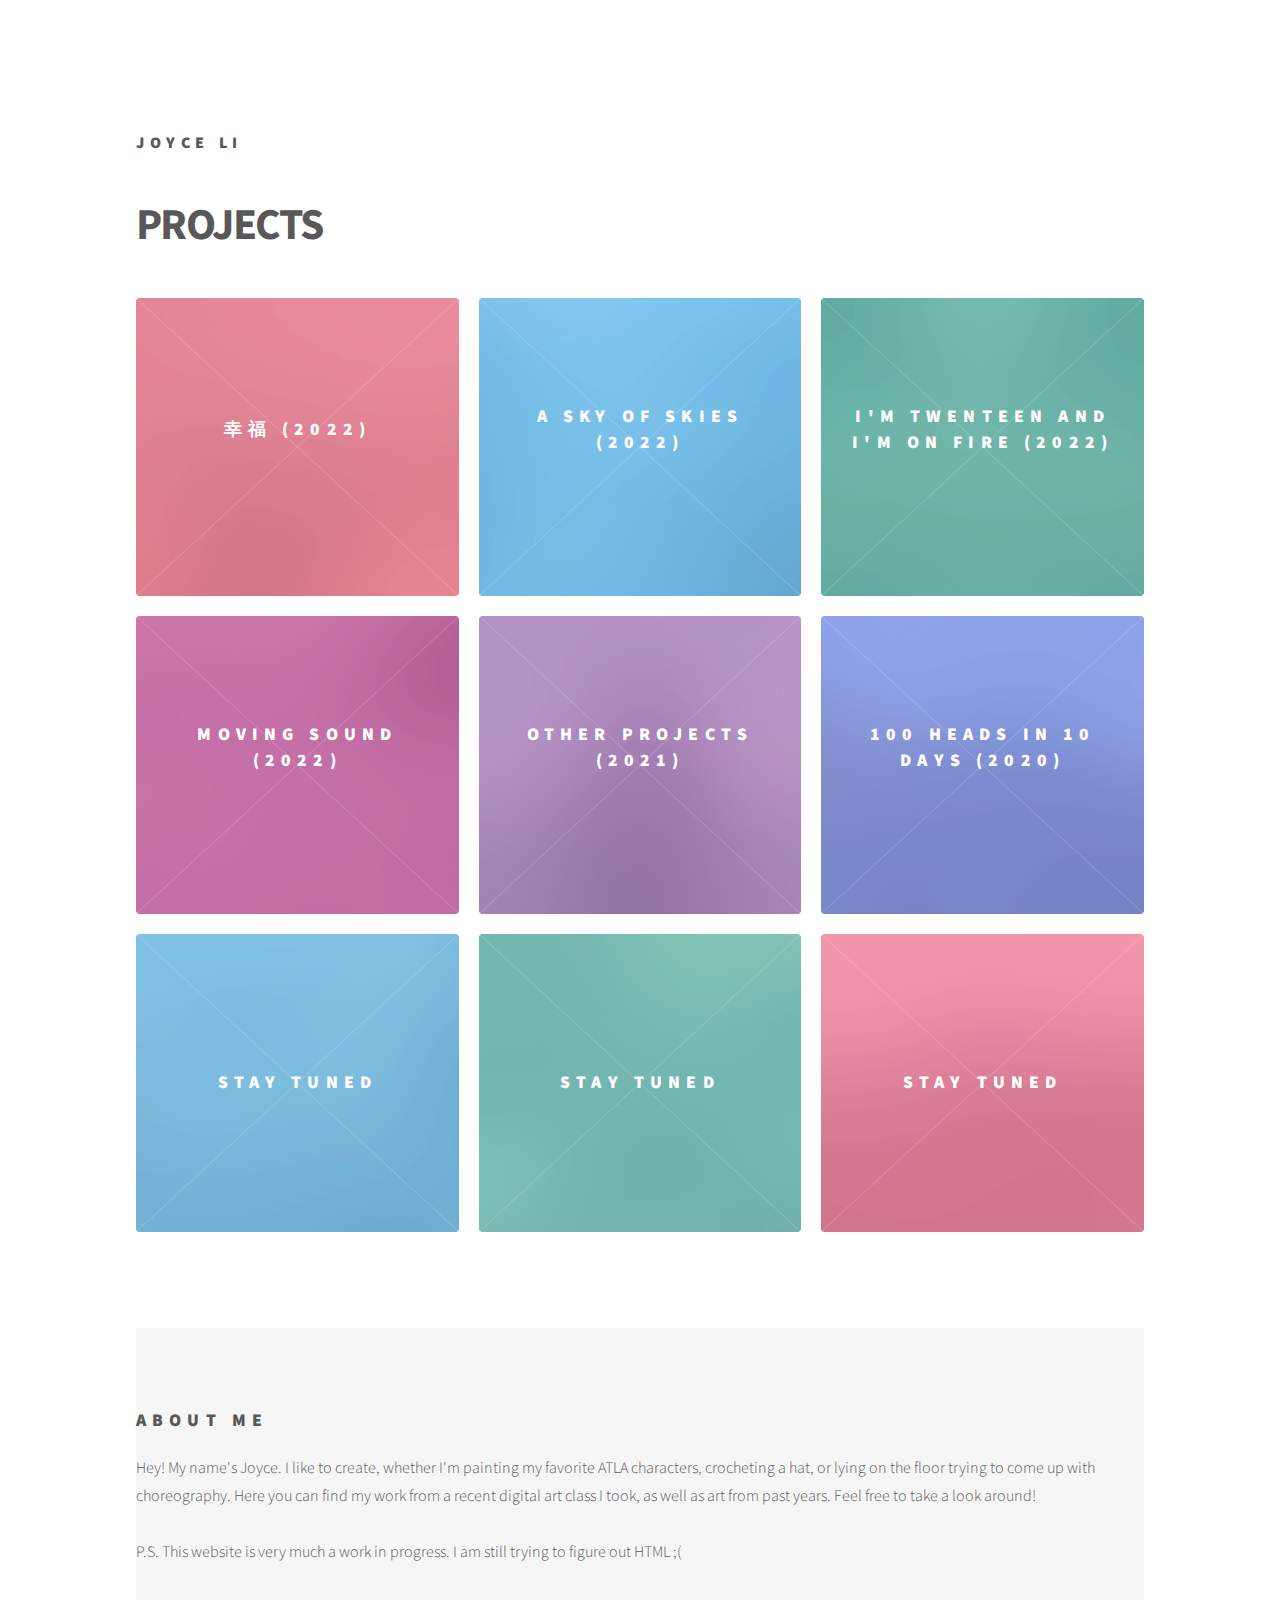
<file: index.html>
<!DOCTYPE HTML>
<!--
	Phantom by HTML5 UP
	html5up.net | @ajlkn
	Free for personal and commercial use under the CCA 3.0 license (html5up.net/license)
-->
<html>
	<head>
		<title>Joyce's Portfolio</title>
		<meta charset="utf-8" />
		<meta name="viewport" content="width=device-width, initial-scale=1, user-scalable=no" />
		<link rel="stylesheet" href="assets/css/main.css" />
		<noscript><link rel="stylesheet" href="assets/css/noscript.css" /></noscript>
	</head>
	<body class="is-preload">
		<!-- Wrapper -->
			<div id="wrapper">

				<!-- Header -->
					<header id="header">
						<div class="inner">

							<!-- Logo -->
								<a class="logo">
									<span class="title">Joyce Li</span>
								</a>

				<!-- Main -->
					<div id="main">
						<div class="inner">
							<header>
								<h1>PROJECTS</h1>
		
							</header>
							<section class="tiles">
								<article class="style1">
									<span class="image">
										<img src="images/pic01.jpg" alt="" />
									</span>
									<a href="illustratorproject.html">
										<h2>幸福 (2022)</h2><br>
										<div class="content">
											<p>xìngfú - happiness</p>
											<p>a take on traditional Chinese paper cutting</p>
										</div>
									</a>
								</article>
								<article class="style2">
									<span class="image">
										<img src="images/pic02.jpg" alt="" />
									</span>
									<a href="photoshopproject.html">
										<h2>A Sky of Skies (2022)</h2><br>
										<div class="content">
											<p>pretty clouds and sunsets</p>
										</div>
									</a>
								</article>
								<article class="style3">
									<span class="image">
										<img src="images/pic03.jpg" alt="" />
									</span>
									<a href="indesignproject.html">
										<h2>I'm Twenteen and I'm on Fire (2022)</h2><br>
										<div class="content">
											<p>a zine on turning 20</p>
										</div>
									</a>
								</article>
								<article class="style4">
									<span class="image">
										<img src="images/pic05.jpg" alt="" />
									</span>
									<a href="soundproject.html">
										<h2>Moving Sound (2022)</h2><br>
										<div class="content">
											<p>experimentation with images and sound</p>
										</div>
										
									</a>
								</article>
								<article class="style5">
									<span class="image">
										<img src="images/pic04.jpg" alt="" />
									</span>
									<a href="visa100.html">
										<h2>Other Projects (2021)</h2><br>
										<div class="content">
											<p>projects from VISA100</p>
										</div>
										
									</a>
								</article>
								<article class="style6">
									<span class="image">
										<img src="images/pic06.jpg" alt="" />
									</span>
									<a href="100heads.html">
										<h2>100 Heads in 10 Days (2020)</h2><br>
										<div class="content">
											<p>100 heads drawing challenge</p>
										</div>
									</a>
								</article>
								<article class="style2">
									<span class="image">
										<img src="images/pic07.jpg" alt="" />
									</span>
									<a>
										<h2>Stay Tuned</h2>
										
									</a>
								</article>
								<article class="style3">
									<span class="image">
										<img src="images/pic08.jpg" alt="" />
									</span>
									<a>
										<h2>Stay Tuned</h2>
										
									</a>
								</article>
								<article class="style1">
									<span class="image">
										<img src="images/pic09.jpg" alt="" />
									</span>
									<a>
										<h2>Stay Tuned</h2>
										
									</a>
								</article>
								
								
							</section>
						</div>
					</div>

				<!-- Footer -->
					<footer id="footer">
						<div class="inner">
						
								<h2>ABOUT ME</h2>
								<div>
									<p>Hey! My name's Joyce. I like to create, whether I'm painting my favorite ATLA characters, 
										crocheting a hat, or lying on the floor trying to come up with choreography. Here you can find
										my work from a recent digital art class I took, as well as art from past years. Feel free to
										take a look around! 
									</div>
										<br>
										P.S. This website is very much a work in progress. I am still trying to figure out HTML ;(
										
									
									</p>
							
							
							
						</div>
					</footer>

			</div>

		<!-- Scripts -->
			<script src="assets/js/jquery.min.js"></script>
			<script src="assets/js/browser.min.js"></script>
			<script src="assets/js/breakpoints.min.js"></script>
			<script src="assets/js/util.js"></script>
			<script src="assets/js/main.js"></script>

	</body>
</html>
</file>
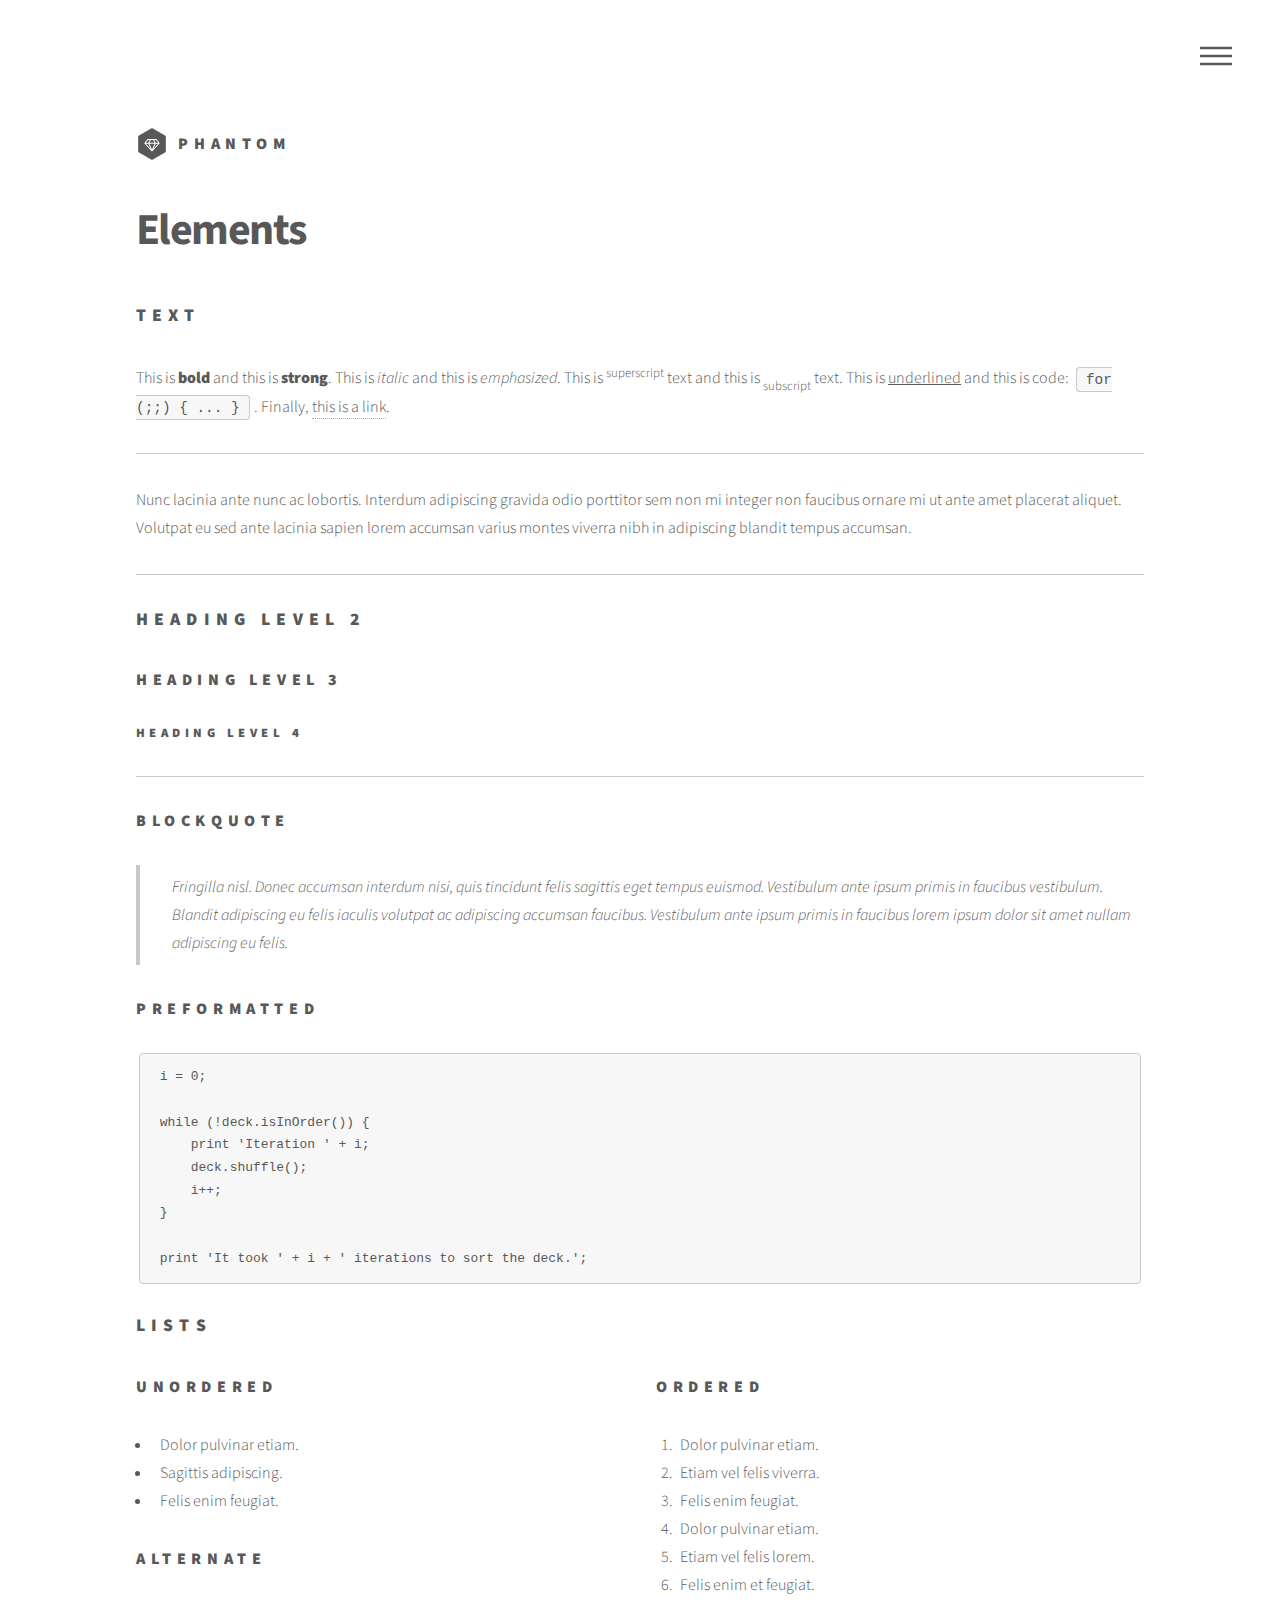
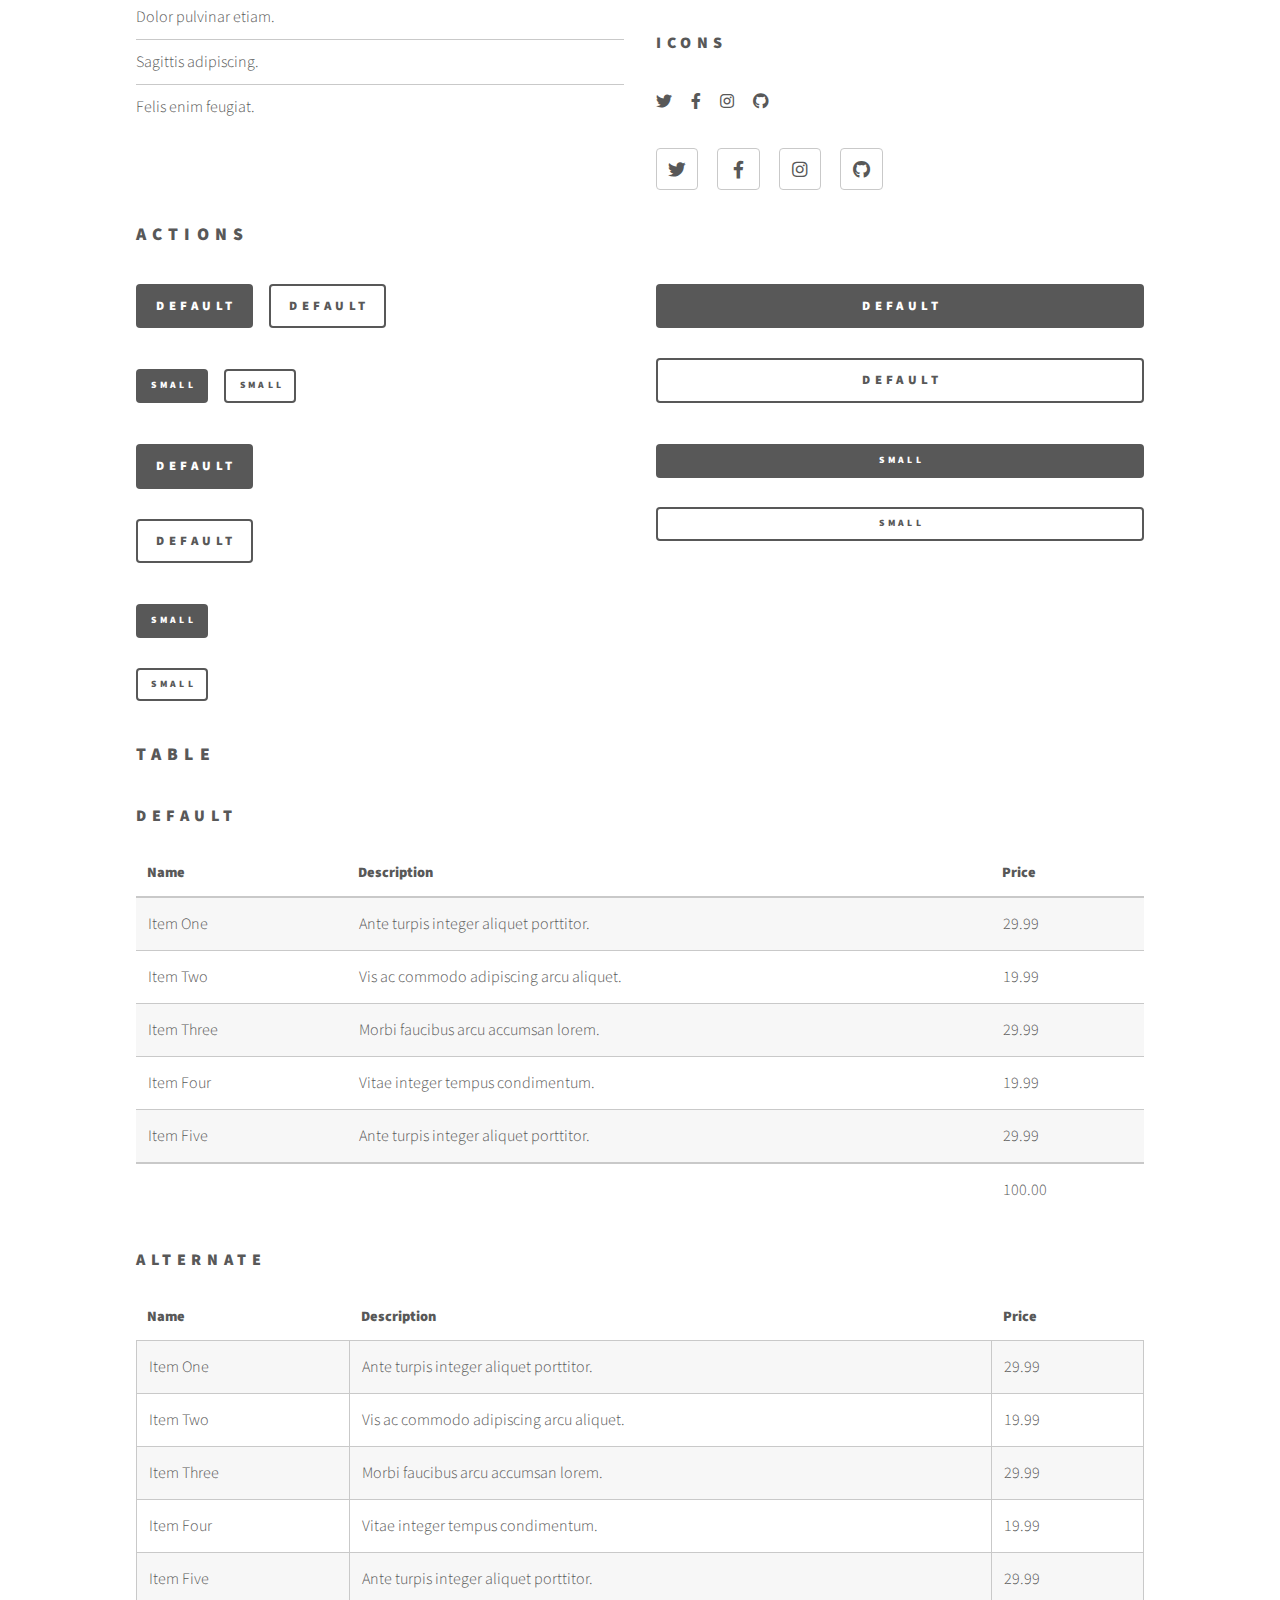
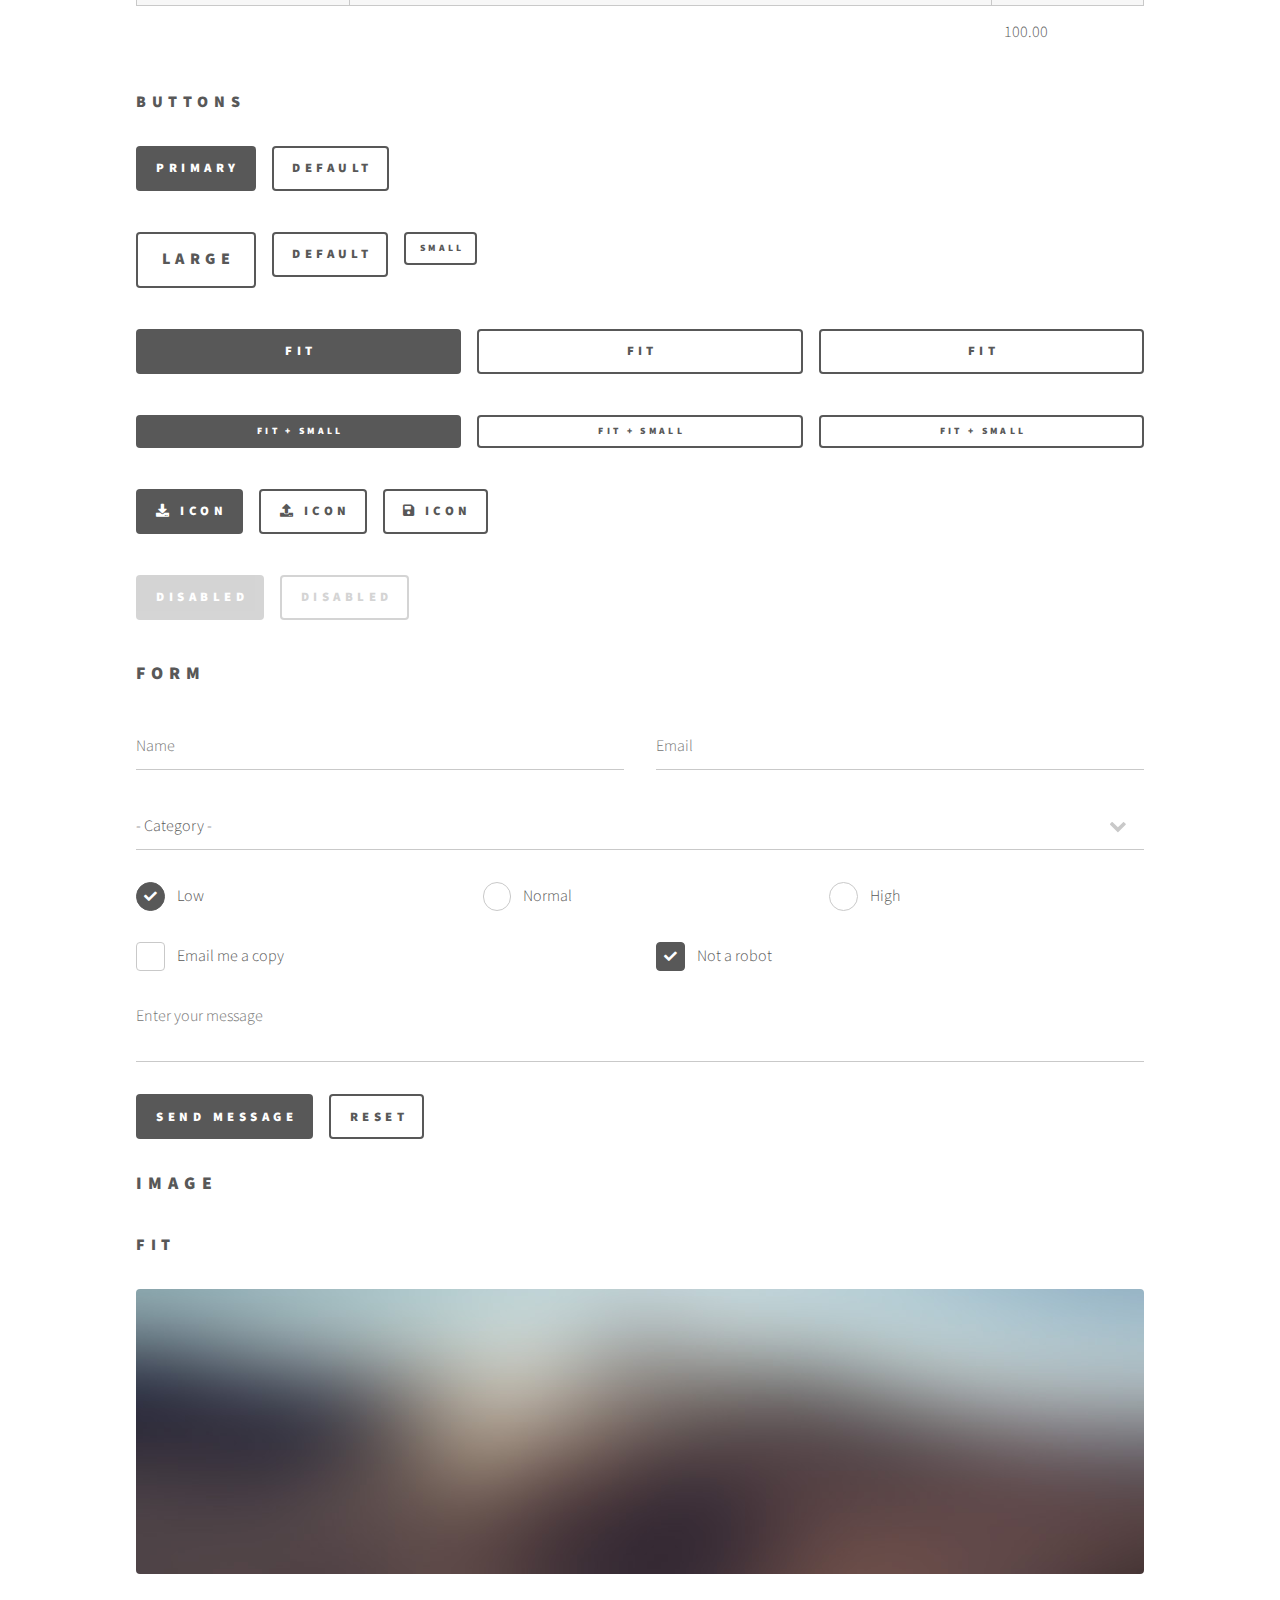
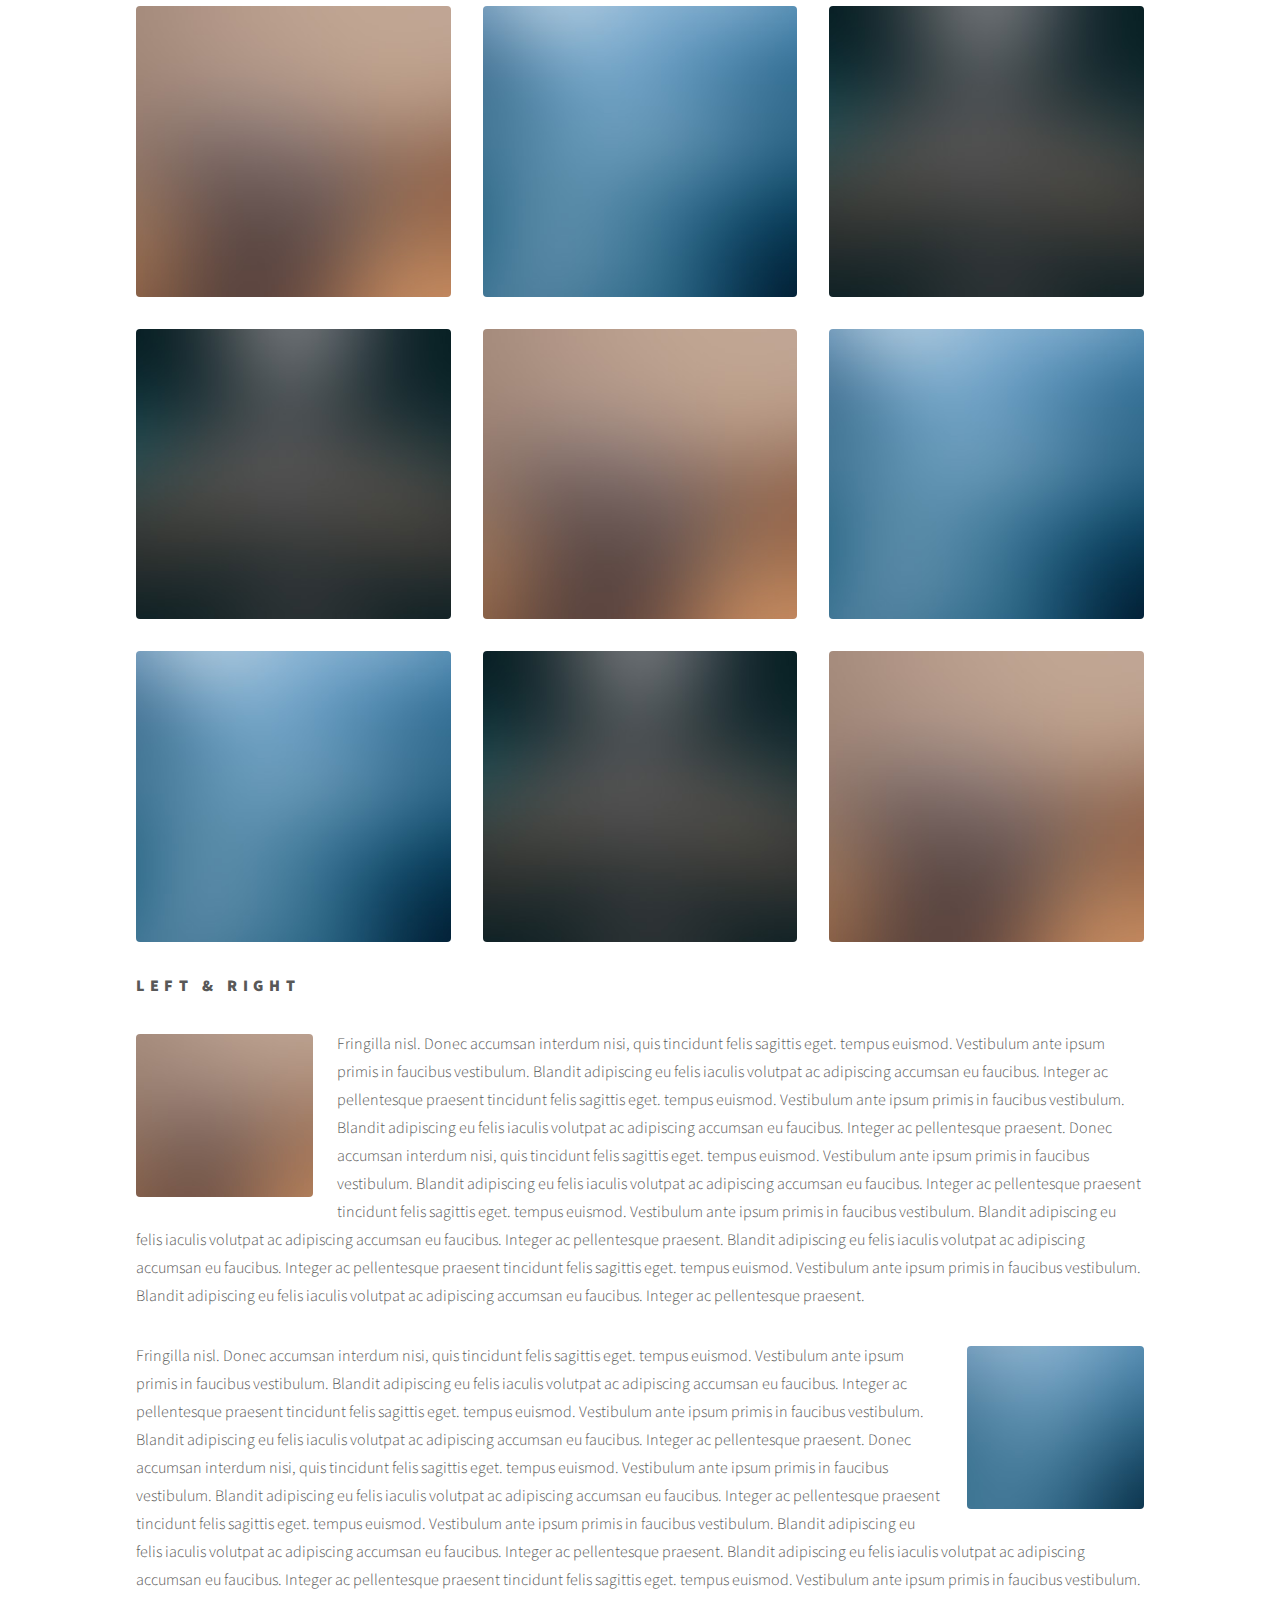
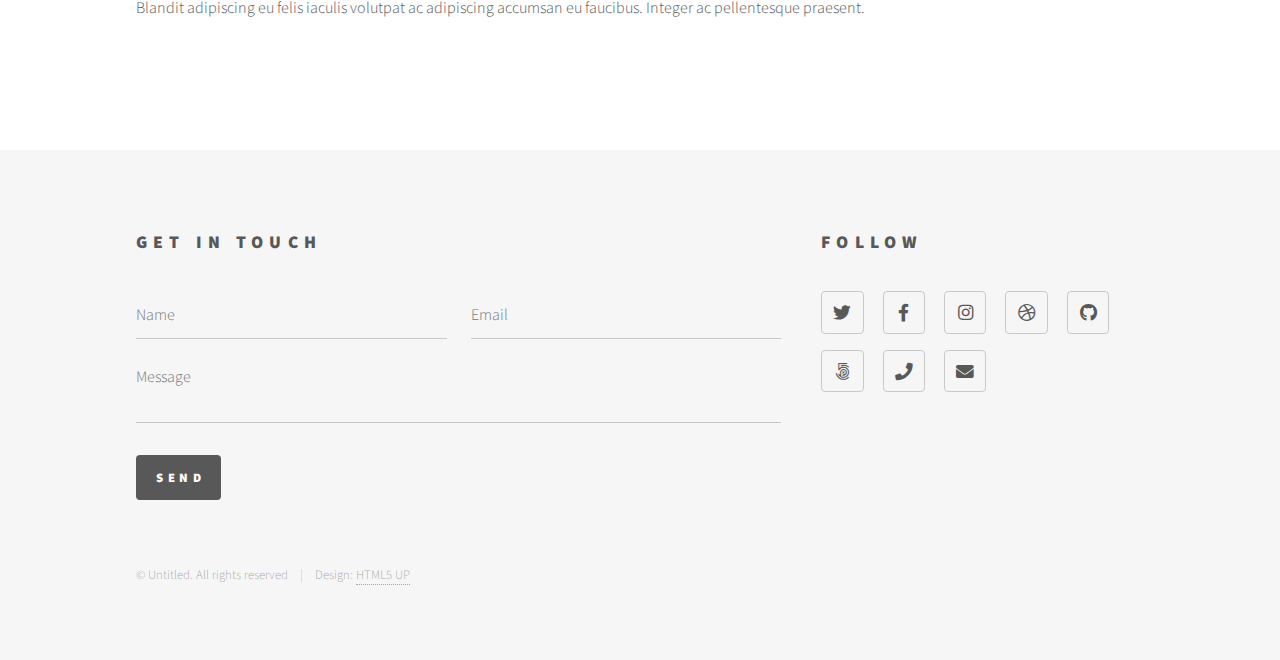
<file: elements.html>
<!DOCTYPE HTML>
<!--
	Phantom by HTML5 UP
	html5up.net | @ajlkn
	Free for personal and commercial use under the CCA 3.0 license (html5up.net/license)
-->
<html>
	<head>
		<title>Elements - Phantom by HTML5 UP</title>
		<meta charset="utf-8" />
		<meta name="viewport" content="width=device-width, initial-scale=1, user-scalable=no" />
		<link rel="stylesheet" href="assets/css/main.css" />
		<noscript><link rel="stylesheet" href="assets/css/noscript.css" /></noscript>
	</head>
	<body class="is-preload">
		<!-- Wrapper -->
			<div id="wrapper">

				<!-- Header -->
					<header id="header">
						<div class="inner">

							<!-- Logo -->
								<a href="index.html" class="logo">
									<span class="symbol"><img src="images/logo.svg" alt="" /></span><span class="title">Phantom</span>
								</a>

							<!-- Nav -->
								<nav>
									<ul>
										<li><a href="#menu">Menu</a></li>
									</ul>
								</nav>

						</div>
					</header>

				<!-- Menu -->
					<nav id="menu">
						<h2>Menu</h2>
						<ul>
							<li><a href="index.html">Home</a></li>
							<li><a href="generic.html">Ipsum veroeros</a></li>
							<li><a href="generic.html">Tempus etiam</a></li>
							<li><a href="generic.html">Consequat dolor</a></li>
							<li><a href="elements.html">Elements</a></li>
						</ul>
					</nav>

				<!-- Main -->
					<div id="main">
						<div class="inner">
							<h1>Elements</h1>

							<!-- Text -->
								<section>
									<h2>Text</h2>
									<p>This is <b>bold</b> and this is <strong>strong</strong>. This is <i>italic</i> and this is <em>emphasized</em>.
									This is <sup>superscript</sup> text and this is <sub>subscript</sub> text.
									This is <u>underlined</u> and this is code: <code>for (;;) { ... }</code>. Finally, <a href="#">this is a link</a>.</p>
									<hr />
									<p>Nunc lacinia ante nunc ac lobortis. Interdum adipiscing gravida odio porttitor sem non mi integer non faucibus ornare mi ut ante amet placerat aliquet. Volutpat eu sed ante lacinia sapien lorem accumsan varius montes viverra nibh in adipiscing blandit tempus accumsan.</p>
									<hr />
									<h2>Heading Level 2</h2>
									<h3>Heading Level 3</h3>
									<h4>Heading Level 4</h4>
									<hr />
									<h3>Blockquote</h3>
									<blockquote>Fringilla nisl. Donec accumsan interdum nisi, quis tincidunt felis sagittis eget tempus euismod. Vestibulum ante ipsum primis in faucibus vestibulum. Blandit adipiscing eu felis iaculis volutpat ac adipiscing accumsan faucibus. Vestibulum ante ipsum primis in faucibus lorem ipsum dolor sit amet nullam adipiscing eu felis.</blockquote>
									<h3>Preformatted</h3>
									<pre><code>i = 0;

while (!deck.isInOrder()) {
    print 'Iteration ' + i;
    deck.shuffle();
    i++;
}

print 'It took ' + i + ' iterations to sort the deck.';</code></pre>
								</section>

							<!-- Lists -->
								<section>
									<h2>Lists</h2>
									<div class="row">
										<div class="col-6 col-12-medium">
											<h3>Unordered</h3>
											<ul>
												<li>Dolor pulvinar etiam.</li>
												<li>Sagittis adipiscing.</li>
												<li>Felis enim feugiat.</li>
											</ul>
											<h3>Alternate</h3>
											<ul class="alt">
												<li>Dolor pulvinar etiam.</li>
												<li>Sagittis adipiscing.</li>
												<li>Felis enim feugiat.</li>
											</ul>
										</div>
										<div class="col-6 col-12-medium">
											<h3>Ordered</h3>
											<ol>
												<li>Dolor pulvinar etiam.</li>
												<li>Etiam vel felis viverra.</li>
												<li>Felis enim feugiat.</li>
												<li>Dolor pulvinar etiam.</li>
												<li>Etiam vel felis lorem.</li>
												<li>Felis enim et feugiat.</li>
											</ol>
											<h3>Icons</h3>
											<ul class="icons">
												<li><a href="#" class="icon brands style1 fa-twitter"><span class="label">Twitter</span></a></li>
												<li><a href="#" class="icon brands style1 fa-facebook-f"><span class="label">Facebook</span></a></li>
												<li><a href="#" class="icon brands style1 fa-instagram"><span class="label">Instagram</span></a></li>
												<li><a href="#" class="icon brands style1 fa-github"><span class="label">Github</span></a></li>
											</ul>
											<ul class="icons">
												<li><a href="#" class="icon brands style2 fa-twitter"><span class="label">Twitter</span></a></li>
												<li><a href="#" class="icon brands style2 fa-facebook-f"><span class="label">Facebook</span></a></li>
												<li><a href="#" class="icon brands style2 fa-instagram"><span class="label">Instagram</span></a></li>
												<li><a href="#" class="icon brands style2 fa-github"><span class="label">Github</span></a></li>
											</ul>
										</div>
									</div>
									<h2>Actions</h2>
									<div class="row">
										<div class="col-6 col-12-medium">
											<ul class="actions">
												<li><a href="#" class="button primary">Default</a></li>
												<li><a href="#" class="button">Default</a></li>
											</ul>
											<ul class="actions small">
												<li><a href="#" class="button primary small">Small</a></li>
												<li><a href="#" class="button small">Small</a></li>
											</ul>
											<ul class="actions stacked">
												<li><a href="#" class="button primary">Default</a></li>
												<li><a href="#" class="button">Default</a></li>
											</ul>
											<ul class="actions stacked">
												<li><a href="#" class="button primary small">Small</a></li>
												<li><a href="#" class="button small">Small</a></li>
											</ul>
										</div>
										<div class="col-6 col-12-medium">
											<ul class="actions stacked">
												<li><a href="#" class="button primary fit">Default</a></li>
												<li><a href="#" class="button fit">Default</a></li>
											</ul>
											<ul class="actions stacked">
												<li><a href="#" class="button primary small fit">Small</a></li>
												<li><a href="#" class="button small fit">Small</a></li>
											</ul>
										</div>
									</div>
								</section>

							<!-- Table -->
								<section>
									<h2>Table</h2>
									<h3>Default</h3>
									<div class="table-wrapper">
										<table>
											<thead>
												<tr>
													<th>Name</th>
													<th>Description</th>
													<th>Price</th>
												</tr>
											</thead>
											<tbody>
												<tr>
													<td>Item One</td>
													<td>Ante turpis integer aliquet porttitor.</td>
													<td>29.99</td>
												</tr>
												<tr>
													<td>Item Two</td>
													<td>Vis ac commodo adipiscing arcu aliquet.</td>
													<td>19.99</td>
												</tr>
												<tr>
													<td>Item Three</td>
													<td> Morbi faucibus arcu accumsan lorem.</td>
													<td>29.99</td>
												</tr>
												<tr>
													<td>Item Four</td>
													<td>Vitae integer tempus condimentum.</td>
													<td>19.99</td>
												</tr>
												<tr>
													<td>Item Five</td>
													<td>Ante turpis integer aliquet porttitor.</td>
													<td>29.99</td>
												</tr>
											</tbody>
											<tfoot>
												<tr>
													<td colspan="2"></td>
													<td>100.00</td>
												</tr>
											</tfoot>
										</table>
									</div>

									<h3>Alternate</h3>
									<div class="table-wrapper">
										<table class="alt">
											<thead>
												<tr>
													<th>Name</th>
													<th>Description</th>
													<th>Price</th>
												</tr>
											</thead>
											<tbody>
												<tr>
													<td>Item One</td>
													<td>Ante turpis integer aliquet porttitor.</td>
													<td>29.99</td>
												</tr>
												<tr>
													<td>Item Two</td>
													<td>Vis ac commodo adipiscing arcu aliquet.</td>
													<td>19.99</td>
												</tr>
												<tr>
													<td>Item Three</td>
													<td> Morbi faucibus arcu accumsan lorem.</td>
													<td>29.99</td>
												</tr>
												<tr>
													<td>Item Four</td>
													<td>Vitae integer tempus condimentum.</td>
													<td>19.99</td>
												</tr>
												<tr>
													<td>Item Five</td>
													<td>Ante turpis integer aliquet porttitor.</td>
													<td>29.99</td>
												</tr>
											</tbody>
											<tfoot>
												<tr>
													<td colspan="2"></td>
													<td>100.00</td>
												</tr>
											</tfoot>
										</table>
									</div>
								</section>

							<!-- Buttons -->
								<section>
									<h3>Buttons</h3>
									<ul class="actions">
										<li><a href="#" class="button primary">Primary</a></li>
										<li><a href="#" class="button">Default</a></li>
									</ul>
									<ul class="actions">
										<li><a href="#" class="button large">Large</a></li>
										<li><a href="#" class="button">Default</a></li>
										<li><a href="#" class="button small">Small</a></li>
									</ul>
									<ul class="actions fit">
										<li><a href="#" class="button primary fit">Fit</a></li>
										<li><a href="#" class="button fit">Fit</a></li>
										<li><a href="#" class="button fit">Fit</a></li>
									</ul>
									<ul class="actions fit small">
										<li><a href="#" class="button primary fit small">Fit + Small</a></li>
										<li><a href="#" class="button fit small">Fit + Small</a></li>
										<li><a href="#" class="button fit small">Fit + Small</a></li>
									</ul>
									<ul class="actions">
										<li><a href="#" class="button primary icon solid fa-download">Icon</a></li>
										<li><a href="#" class="button icon solid fa-upload">Icon</a></li>
										<li><a href="#" class="button icon solid fa-save">Icon</a></li>
									</ul>
									<ul class="actions">
										<li><span class="button primary disabled">Disabled</span></li>
										<li><span class="button disabled">Disabled</span></li>
									</ul>
								</section>

							<!-- Form -->
								<section>
									<h2>Form</h2>
									<form method="post" action="#">
										<div class="row gtr-uniform">
											<div class="col-6 col-12-xsmall">
												<input type="text" name="demo-name" id="demo-name" value="" placeholder="Name" />
											</div>
											<div class="col-6 col-12-xsmall">
												<input type="email" name="demo-email" id="demo-email" value="" placeholder="Email" />
											</div>
											<div class="col-12">
												<select name="demo-category" id="demo-category">
													<option value="">- Category -</option>
													<option value="1">Manufacturing</option>
													<option value="1">Shipping</option>
													<option value="1">Administration</option>
													<option value="1">Human Resources</option>
												</select>
											</div>
											<div class="col-4 col-12-small">
												<input type="radio" id="demo-priority-low" name="demo-priority" checked>
												<label for="demo-priority-low">Low</label>
											</div>
											<div class="col-4 col-12-small">
												<input type="radio" id="demo-priority-normal" name="demo-priority">
												<label for="demo-priority-normal">Normal</label>
											</div>
											<div class="col-4 col-12-small">
												<input type="radio" id="demo-priority-high" name="demo-priority">
												<label for="demo-priority-high">High</label>
											</div>
											<div class="col-6 col-12-small">
												<input type="checkbox" id="demo-copy" name="demo-copy">
												<label for="demo-copy">Email me a copy</label>
											</div>
											<div class="col-6 col-12-small">
												<input type="checkbox" id="demo-human" name="demo-human" checked>
												<label for="demo-human">Not a robot</label>
											</div>
											<div class="col-12">
												<textarea name="demo-message" id="demo-message" placeholder="Enter your message" rows="6"></textarea>
											</div>
											<div class="col-12">
												<ul class="actions">
													<li><input type="submit" value="Send Message" class="primary" /></li>
													<li><input type="reset" value="Reset" /></li>
												</ul>
											</div>
										</div>
									</form>
								</section>

							<!-- Image -->
								<section>
									<h2>Image</h2>
									<h3>Fit</h3>
									<div class="box alt">
										<div class="row gtr-uniform">
											<div class="col-12"><span class="image fit"><img src="images/pic13.jpg" alt="" /></span></div>
											<div class="col-4"><span class="image fit"><img src="images/pic01.jpg" alt="" /></span></div>
											<div class="col-4"><span class="image fit"><img src="images/pic02.jpg" alt="" /></span></div>
											<div class="col-4"><span class="image fit"><img src="images/pic03.jpg" alt="" /></span></div>
											<div class="col-4"><span class="image fit"><img src="images/pic03.jpg" alt="" /></span></div>
											<div class="col-4"><span class="image fit"><img src="images/pic01.jpg" alt="" /></span></div>
											<div class="col-4"><span class="image fit"><img src="images/pic02.jpg" alt="" /></span></div>
											<div class="col-4"><span class="image fit"><img src="images/pic02.jpg" alt="" /></span></div>
											<div class="col-4"><span class="image fit"><img src="images/pic03.jpg" alt="" /></span></div>
											<div class="col-4"><span class="image fit"><img src="images/pic01.jpg" alt="" /></span></div>
										</div>
									</div>
									<h3>Left &amp; Right</h3>
									<p><span class="image left"><img src="images/pic14.jpg" alt="" /></span>Fringilla nisl. Donec accumsan interdum nisi, quis tincidunt felis sagittis eget. tempus euismod. Vestibulum ante ipsum primis in faucibus vestibulum. Blandit adipiscing eu felis iaculis volutpat ac adipiscing accumsan eu faucibus. Integer ac pellentesque praesent tincidunt felis sagittis eget. tempus euismod. Vestibulum ante ipsum primis in faucibus vestibulum. Blandit adipiscing eu felis iaculis volutpat ac adipiscing accumsan eu faucibus. Integer ac pellentesque praesent. Donec accumsan interdum nisi, quis tincidunt felis sagittis eget. tempus euismod. Vestibulum ante ipsum primis in faucibus vestibulum. Blandit adipiscing eu felis iaculis volutpat ac adipiscing accumsan eu faucibus. Integer ac pellentesque praesent tincidunt felis sagittis eget. tempus euismod. Vestibulum ante ipsum primis in faucibus vestibulum. Blandit adipiscing eu felis iaculis volutpat ac adipiscing accumsan eu faucibus. Integer ac pellentesque praesent. Blandit adipiscing eu felis iaculis volutpat ac adipiscing accumsan eu faucibus. Integer ac pellentesque praesent tincidunt felis sagittis eget. tempus euismod. Vestibulum ante ipsum primis in faucibus vestibulum. Blandit adipiscing eu felis iaculis volutpat ac adipiscing accumsan eu faucibus. Integer ac pellentesque praesent.</p>
									<p><span class="image right"><img src="images/pic15.jpg" alt="" /></span>Fringilla nisl. Donec accumsan interdum nisi, quis tincidunt felis sagittis eget. tempus euismod. Vestibulum ante ipsum primis in faucibus vestibulum. Blandit adipiscing eu felis iaculis volutpat ac adipiscing accumsan eu faucibus. Integer ac pellentesque praesent tincidunt felis sagittis eget. tempus euismod. Vestibulum ante ipsum primis in faucibus vestibulum. Blandit adipiscing eu felis iaculis volutpat ac adipiscing accumsan eu faucibus. Integer ac pellentesque praesent. Donec accumsan interdum nisi, quis tincidunt felis sagittis eget. tempus euismod. Vestibulum ante ipsum primis in faucibus vestibulum. Blandit adipiscing eu felis iaculis volutpat ac adipiscing accumsan eu faucibus. Integer ac pellentesque praesent tincidunt felis sagittis eget. tempus euismod. Vestibulum ante ipsum primis in faucibus vestibulum. Blandit adipiscing eu felis iaculis volutpat ac adipiscing accumsan eu faucibus. Integer ac pellentesque praesent. Blandit adipiscing eu felis iaculis volutpat ac adipiscing accumsan eu faucibus. Integer ac pellentesque praesent tincidunt felis sagittis eget. tempus euismod. Vestibulum ante ipsum primis in faucibus vestibulum. Blandit adipiscing eu felis iaculis volutpat ac adipiscing accumsan eu faucibus. Integer ac pellentesque praesent.</p>
								</section>

						</div>
					</div>

				<!-- Footer -->
					<footer id="footer">
						<div class="inner">
							<section>
								<h2>Get in touch</h2>
								<form method="post" action="#">
									<div class="fields">
										<div class="field half">
											<input type="text" name="name" id="name" placeholder="Name" />
										</div>
										<div class="field half">
											<input type="email" name="email" id="email" placeholder="Email" />
										</div>
										<div class="field">
											<textarea name="message" id="message" placeholder="Message"></textarea>
										</div>
									</div>
									<ul class="actions">
										<li><input type="submit" value="Send" class="primary" /></li>
									</ul>
								</form>
							</section>
							<section>
								<h2>Follow</h2>
								<ul class="icons">
									<li><a href="#" class="icon brands style2 fa-twitter"><span class="label">Twitter</span></a></li>
									<li><a href="#" class="icon brands style2 fa-facebook-f"><span class="label">Facebook</span></a></li>
									<li><a href="#" class="icon brands style2 fa-instagram"><span class="label">Instagram</span></a></li>
									<li><a href="#" class="icon brands style2 fa-dribbble"><span class="label">Dribbble</span></a></li>
									<li><a href="#" class="icon brands style2 fa-github"><span class="label">GitHub</span></a></li>
									<li><a href="#" class="icon brands style2 fa-500px"><span class="label">500px</span></a></li>
									<li><a href="#" class="icon solid style2 fa-phone"><span class="label">Phone</span></a></li>
									<li><a href="#" class="icon solid style2 fa-envelope"><span class="label">Email</span></a></li>
								</ul>
							</section>
							<ul class="copyright">
								<li>&copy; Untitled. All rights reserved</li><li>Design: <a href="http://html5up.net">HTML5 UP</a></li>
							</ul>
						</div>
					</footer>

			</div>

		<!-- Scripts -->
			<script src="assets/js/jquery.min.js"></script>
			<script src="assets/js/browser.min.js"></script>
			<script src="assets/js/breakpoints.min.js"></script>
			<script src="assets/js/util.js"></script>
			<script src="assets/js/main.js"></script>

	</body>
</html>
</file>
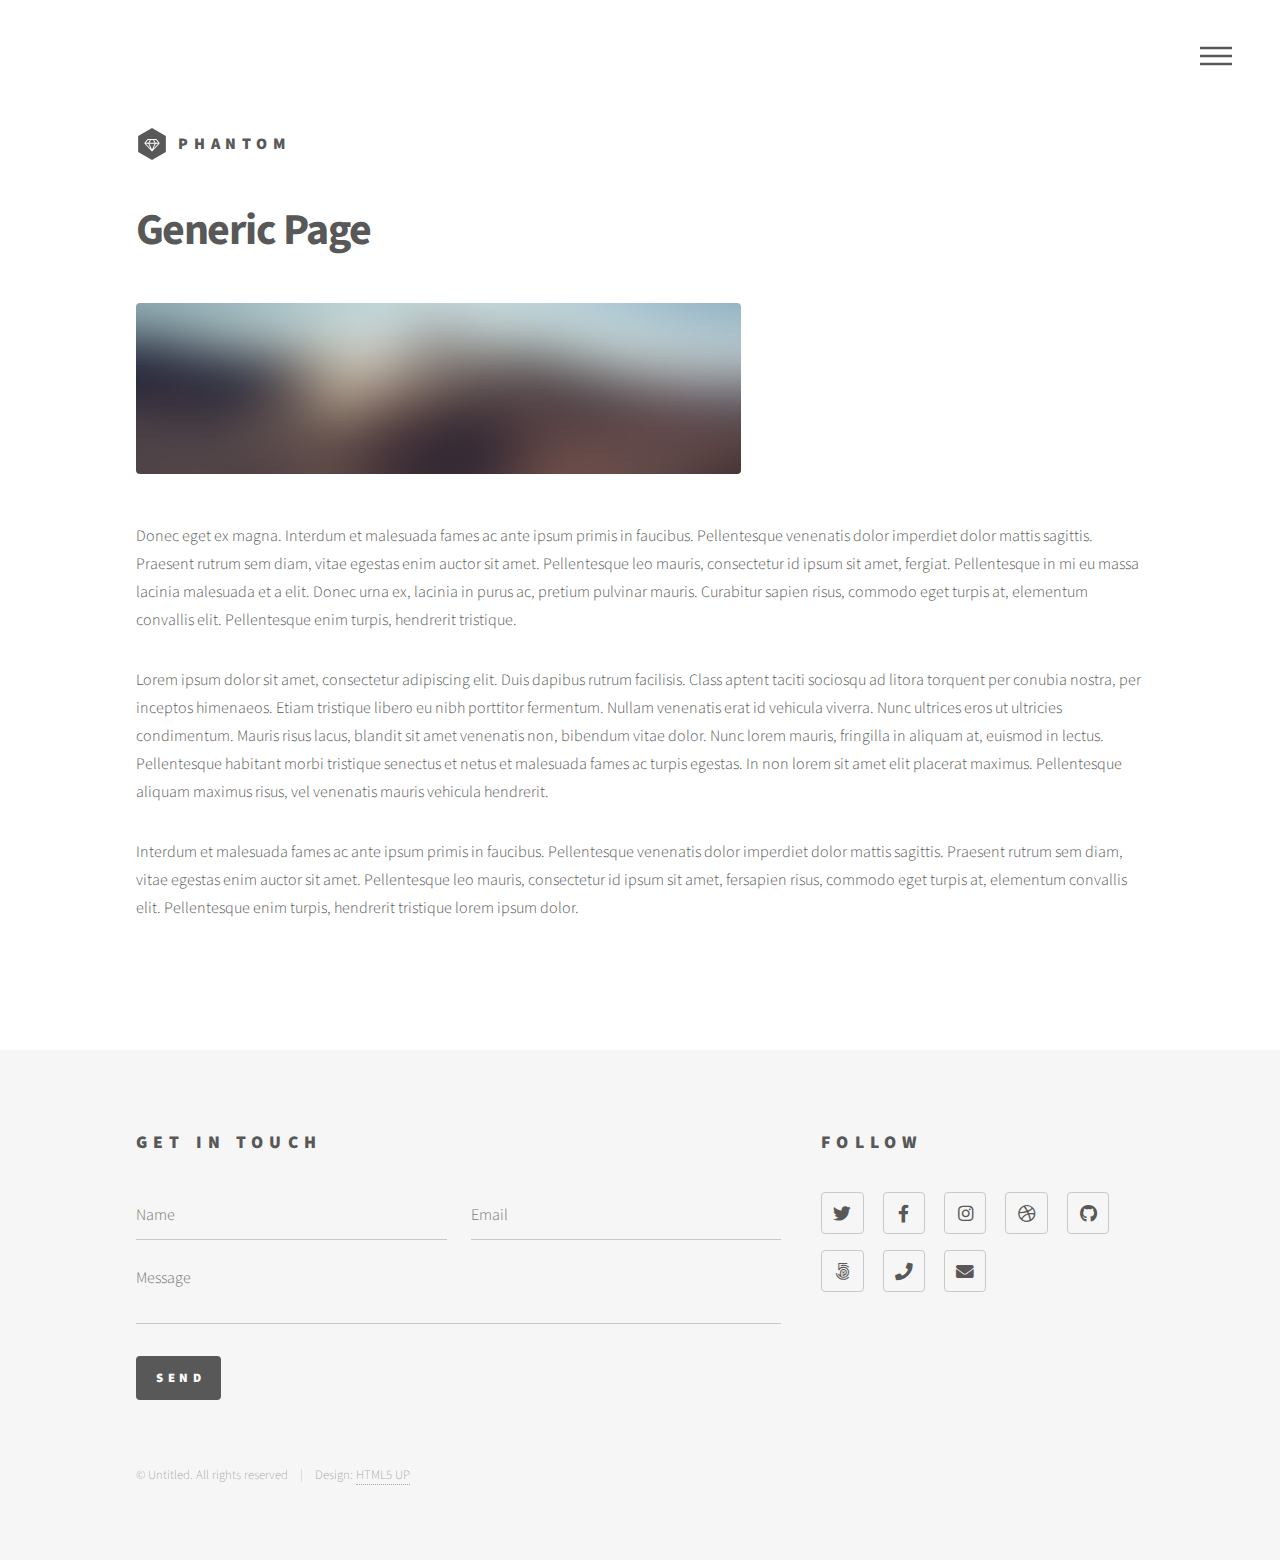
<file: generic.html>
<!DOCTYPE HTML>
<!--
	Phantom by HTML5 UP
	html5up.net | @ajlkn
	Free for personal and commercial use under the CCA 3.0 license (html5up.net/license)
-->
<html>
	<head>
		<title>Generic - Phantom by HTML5 UP</title>
		<meta charset="utf-8" />
		<meta name="viewport" content="width=device-width, initial-scale=1, user-scalable=no" />
		<link rel="stylesheet" href="assets/css/main.css" />
		<noscript><link rel="stylesheet" href="assets/css/noscript.css" /></noscript>
	</head>
	<body class="is-preload">
		<!-- Wrapper -->
			<div id="wrapper">

				<!-- Header -->
					<header id="header">
						<div class="inner">

							<!-- Logo -->
								<a href="index.html" class="logo">
									<span class="symbol"><img src="images/logo.svg" alt="" /></span><span class="title">Phantom</span>
								</a>

							<!-- Nav -->
								<nav>
									<ul>
										<li><a href="#menu">Menu</a></li>
									</ul>
								</nav>

						</div>
					</header>

				<!-- Menu -->
					<nav id="menu">
						<h2>Menu</h2>
						<ul>
							<li><a href="index.html">Home</a></li>
							<li><a href="generic.html">Ipsum veroeros</a></li>
							<li><a href="generic.html">Tempus etiam</a></li>
							<li><a href="generic.html">Consequat dolor</a></li>
							<li><a href="elements.html">Elements</a></li>
						</ul>
					</nav>

				<!-- Main -->
					<div id="main">
						<div class="inner">
							<h1>Generic Page</h1>
							<span class="image main"><img src="images/pic13.jpg" alt="" /></span>
							<p>Donec eget ex magna. Interdum et malesuada fames ac ante ipsum primis in faucibus. Pellentesque venenatis dolor imperdiet dolor mattis sagittis. Praesent rutrum sem diam, vitae egestas enim auctor sit amet. Pellentesque leo mauris, consectetur id ipsum sit amet, fergiat. Pellentesque in mi eu massa lacinia malesuada et a elit. Donec urna ex, lacinia in purus ac, pretium pulvinar mauris. Curabitur sapien risus, commodo eget turpis at, elementum convallis elit. Pellentesque enim turpis, hendrerit tristique.</p>
							<p>Lorem ipsum dolor sit amet, consectetur adipiscing elit. Duis dapibus rutrum facilisis. Class aptent taciti sociosqu ad litora torquent per conubia nostra, per inceptos himenaeos. Etiam tristique libero eu nibh porttitor fermentum. Nullam venenatis erat id vehicula viverra. Nunc ultrices eros ut ultricies condimentum. Mauris risus lacus, blandit sit amet venenatis non, bibendum vitae dolor. Nunc lorem mauris, fringilla in aliquam at, euismod in lectus. Pellentesque habitant morbi tristique senectus et netus et malesuada fames ac turpis egestas. In non lorem sit amet elit placerat maximus. Pellentesque aliquam maximus risus, vel venenatis mauris vehicula hendrerit.</p>
							<p>Interdum et malesuada fames ac ante ipsum primis in faucibus. Pellentesque venenatis dolor imperdiet dolor mattis sagittis. Praesent rutrum sem diam, vitae egestas enim auctor sit amet. Pellentesque leo mauris, consectetur id ipsum sit amet, fersapien risus, commodo eget turpis at, elementum convallis elit. Pellentesque enim turpis, hendrerit tristique lorem ipsum dolor.</p>
						</div>
					</div>

				<!-- Footer -->
					<footer id="footer">
						<div class="inner">
							<section>
								<h2>Get in touch</h2>
								<form method="post" action="#">
									<div class="fields">
										<div class="field half">
											<input type="text" name="name" id="name" placeholder="Name" />
										</div>
										<div class="field half">
											<input type="email" name="email" id="email" placeholder="Email" />
										</div>
										<div class="field">
											<textarea name="message" id="message" placeholder="Message"></textarea>
										</div>
									</div>
									<ul class="actions">
										<li><input type="submit" value="Send" class="primary" /></li>
									</ul>
								</form>
							</section>
							<section>
								<h2>Follow</h2>
								<ul class="icons">
									<li><a href="#" class="icon brands style2 fa-twitter"><span class="label">Twitter</span></a></li>
									<li><a href="#" class="icon brands style2 fa-facebook-f"><span class="label">Facebook</span></a></li>
									<li><a href="#" class="icon brands style2 fa-instagram"><span class="label">Instagram</span></a></li>
									<li><a href="#" class="icon brands style2 fa-dribbble"><span class="label">Dribbble</span></a></li>
									<li><a href="#" class="icon brands style2 fa-github"><span class="label">GitHub</span></a></li>
									<li><a href="#" class="icon brands style2 fa-500px"><span class="label">500px</span></a></li>
									<li><a href="#" class="icon solid style2 fa-phone"><span class="label">Phone</span></a></li>
									<li><a href="#" class="icon solid style2 fa-envelope"><span class="label">Email</span></a></li>
								</ul>
							</section>
							<ul class="copyright">
								<li>&copy; Untitled. All rights reserved</li><li>Design: <a href="http://html5up.net">HTML5 UP</a></li>
							</ul>
						</div>
					</footer>

			</div>

		<!-- Scripts -->
			<script src="assets/js/jquery.min.js"></script>
			<script src="assets/js/browser.min.js"></script>
			<script src="assets/js/breakpoints.min.js"></script>
			<script src="assets/js/util.js"></script>
			<script src="assets/js/main.js"></script>

	</body>
</html>
</file>
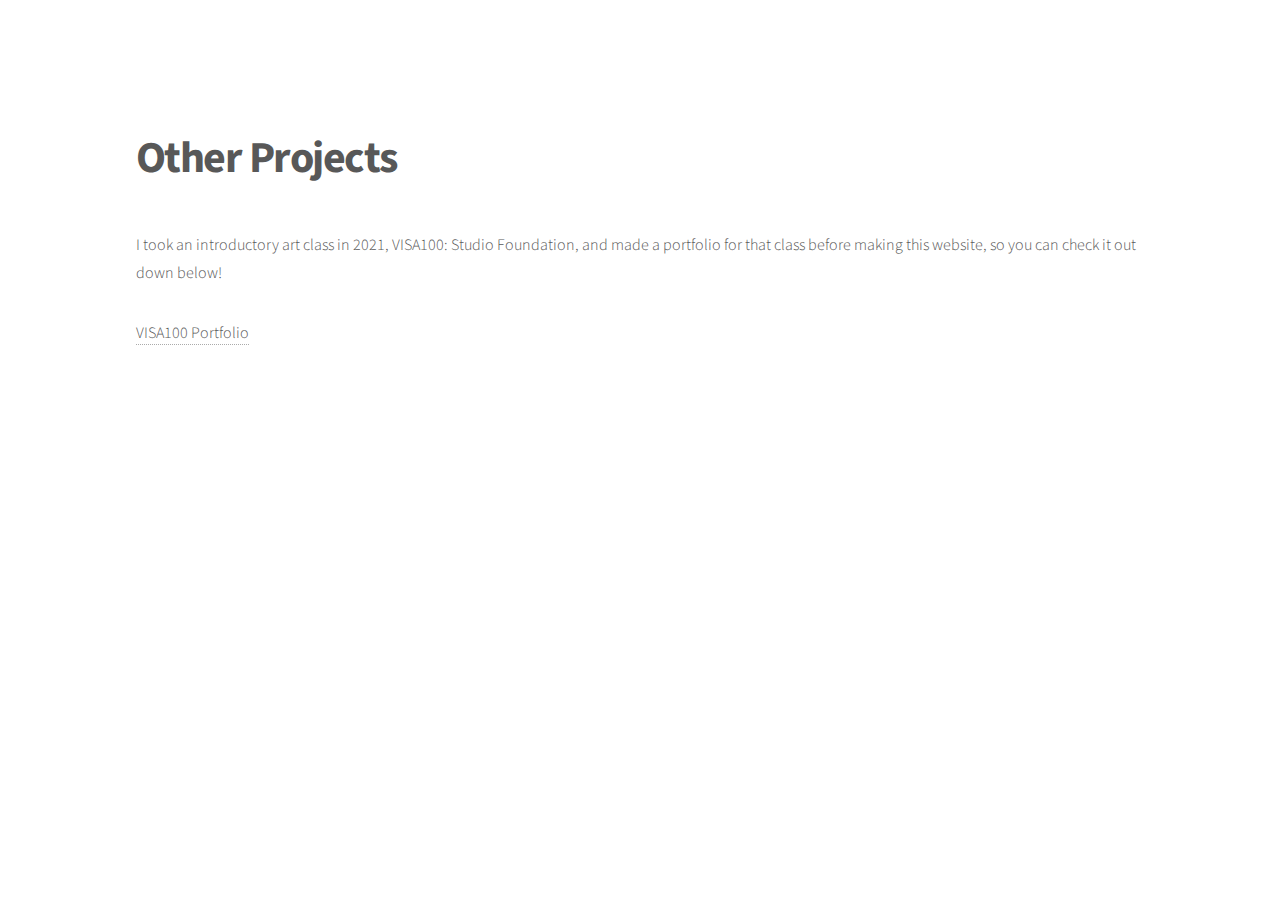
<file: visa100.html>
<!DOCTYPE HTML>
<!--
	Phantom by HTML5 UP
	html5up.net | @ajlkn
	Free for personal and commercial use under the CCA 3.0 license (html5up.net/license)
-->
<html>
	<head>
		<title>VISA100 Projects</title>
		<meta charset="utf-8" />
		<meta name="viewport" content="width=device-width, initial-scale=1, user-scalable=no" />
		<link rel="stylesheet" href="assets/css/main.css" />
		<noscript><link rel="stylesheet" href="assets/css/noscript.css" /></noscript>
	</head>
	<body class="is-preload">
		<!-- Wrapper -->
			<div id="wrapper">

				<!-- Header -->
					<header id="header">
						<div class="inner">

						</div>
					</header>


				<!-- Main -->
					<div id="main">
						<div class="inner">
							<h1>Other Projects</h1>
							
							<p>I took an introductory art class in 2021, VISA100: Studio Foundation, and made 
								a portfolio for that class before making this website, so you can check it out down below!
							</p>

							<a href="images/Documentation Packet (1).pdf" target="_blank">VISA100 Portfolio</a>

						
					</div>

		<!-- Scripts -->
			<script src="assets/js/jquery.min.js"></script>
			<script src="assets/js/browser.min.js"></script>
			<script src="assets/js/breakpoints.min.js"></script>
			<script src="assets/js/util.js"></script>
			<script src="assets/js/main.js"></script>

	</body>
</html>
</file>
<file: assets/css/noscript.css>
/*
	Phantom by HTML5 UP
	html5up.net | @ajlkn
	Free for personal and commercial use under the CCA 3.0 license (html5up.net/license)
*/

/* Tiles */

	body.is-preload .tiles article {
		-moz-transform: none;
		-webkit-transform: none;
		-ms-transform: none;
		transform: none;
		opacity: 1;
	}
</file>
<file: assets/css/main.css>
@import url(fontawesome-all.min.css);
@import url("https://fonts.googleapis.com/css?family=Source+Sans+Pro:300,700,900");

/*
	Phantom by HTML5 UP
	html5up.net | @ajlkn
	Free for personal and commercial use under the CCA 3.0 license (html5up.net/license)
*/

html, body, div, span, applet, object,
iframe, h1, h2, h3, h4, h5, h6, p, blockquote,
pre, a, abbr, acronym, address, big, cite,
code, del, dfn, em, img, ins, kbd, q, s, samp,
small, strike, strong, sub, sup, tt, var, b,
u, i, center, dl, dt, dd, ol, ul, li, fieldset,
form, label, legend, table, caption, tbody,
tfoot, thead, tr, th, td, article, aside,
canvas, details, embed, figure, figcaption,
footer, header, hgroup, menu, nav, output, ruby,
section, summary, time, mark, audio, video {
	margin: 0;
	padding: 0;
	border: 0;
	font-size: 100%;
	font: inherit;
	vertical-align: baseline;}

article, aside, details, figcaption, figure,
footer, header, hgroup, menu, nav, section {
	display: block;}

body {
	line-height: 1;
}

ol, ul {
	list-style: none;
}

blockquote, q {
	quotes: none;
}

	blockquote:before, blockquote:after, q:before, q:after {
		content: '';
		content: none;
	}

table {
	border-collapse: collapse;
	border-spacing: 0;
}

body {
	-webkit-text-size-adjust: none;
}

mark {
	background-color: transparent;
	color: inherit;
}

input::-moz-focus-inner {
	border: 0;
	padding: 0;
}

input, select, textarea {
	-moz-appearance: none;
	-webkit-appearance: none;
	-ms-appearance: none;
	appearance: none;
}

/* Basic */

	@-ms-viewport {
		width: device-width;
	}

	body {
		-ms-overflow-style: scrollbar;
	}

	@media screen and (max-width: 480px) {

		html, body {
			min-width: 320px;
		}

	}

	html {
		box-sizing: border-box;
	}

	*, *:before, *:after {
		box-sizing: inherit;
	}

	body {
		background: #ffffff;
	}

		body.is-preload *, body.is-preload *:before, body.is-preload *:after {
			-moz-animation: none !important;
			-webkit-animation: none !important;
			-ms-animation: none !important;
			animation: none !important;
			-moz-transition: none !important;
			-webkit-transition: none !important;
			-ms-transition: none !important;
			transition: none !important;
		}

/* Type */

	body, input, select, textarea {
		color: #585858;
		font-family: "Source Sans Pro", Helvetica, sans-serif;
		font-size: 16pt;
		font-weight: 300;
		line-height: 1.75;
	}

		@media screen and (max-width: 1680px) {

			body, input, select, textarea {
				font-size: 14pt;
			}

		}

		@media screen and (max-width: 1280px) {

			body, input, select, textarea {
				font-size: 12pt;
			}

		}

	a {
		-moz-transition: border-bottom-color 0.2s ease, color 0.2s ease;
		-webkit-transition: border-bottom-color 0.2s ease, color 0.2s ease;
		-ms-transition: border-bottom-color 0.2s ease, color 0.2s ease;
		transition: border-bottom-color 0.2s ease, color 0.2s ease;
		text-decoration: none;
		color: #585858;
		border-bottom: dotted 1px rgba(88, 88, 88, 0.5);
	}

		a:hover {
			border-bottom-color: transparent;
			color: #f2849e !important;
		}

	strong, b {
		font-weight: 900;
	}

	em, i {
		font-style: italic;
	}

	p {
		margin: 0 0 2em 0;
	}

	h1 {
		font-size: 2.75em;
		font-weight: 700;
		line-height: 1.3;
		margin: 0 0 1em 0;
		letter-spacing: -0.035em;
	}

		h1 a {
			color: inherit;
		}

		@media screen and (max-width: 736px) {

			h1 {
				font-size: 2em;
				margin: 0 0 1em 0;
			}

		}

		@media screen and (max-width: 360px) {

			h1 {
				font-size: 1.75em;
			}

		}

	h2, h3, h4, h5, h6 {
		font-weight: 900;
		line-height: 1.5;
		margin: 0 0 2em 0;
		text-transform: uppercase;
		letter-spacing: 0.35em;
	}

		h2 a, h3 a, h4 a, h5 a, h6 a {
			color: inherit;
		}

	h2 {
		font-size: 1.1em;
	}

	h3 {
		font-size: 1em;
	}

	h4 {
		font-size: 0.8em;
	}

	h5 {
		font-size: 0.8em;
	}

	h6 {
		font-size: 0.8em;
	}

	@media screen and (max-width: 980px) {

		h1 br, h2 br, h3 br, h4 br, h5 br, h6 br {
			display: none;
		}

	}

	@media screen and (max-width: 736px) {

		h2 {
			font-size: 1em;
		}

		h3 {
			font-size: 0.8em;
		}

	}

	sub {
		font-size: 0.8em;
		position: relative;
		top: 0.5em;
	}

	sup {
		font-size: 0.8em;
		position: relative;
		top: -0.5em;
	}

	blockquote {
		border-left: solid 4px #c9c9c9;
		font-style: italic;
		margin: 0 0 2em 0;
		padding: 0.5em 0 0.5em 2em;
	}

	code {
		background: rgba(144, 144, 144, 0.075);
		border-radius: 4px;
		border: solid 1px #c9c9c9;
		font-family: "Courier New", monospace;
		font-size: 0.9em;
		margin: 0 0.25em;
		padding: 0.25em 0.65em;
	}

	pre {
		-webkit-overflow-scrolling: touch;
		font-family: "Courier New", monospace;
		font-size: 0.9em;
		margin: 0 0 2em 0;
	}

		pre code {
			display: block;
			line-height: 1.75;
			padding: 1em 1.5em;
			overflow-x: auto;
		}

	hr {
		border: 0;
		border-bottom: solid 1px #c9c9c9;
		margin: 2em 0;
	}

		hr.major {
			margin: 3em 0;
		}

	.align-left {
		text-align: left;
	}

	.align-center {
		text-align: center;
	}

	.align-right {
		text-align: right;
	}

/* Row */

	.row {
		display: flex;
		flex-wrap: wrap;
		box-sizing: border-box;
		align-items: stretch;
	}

		.row > * {
			box-sizing: border-box;
		}

		.row.gtr-uniform > * > :last-child {
			margin-bottom: 0;
		}

		.row.aln-left {
			justify-content: flex-start;
		}

		.row.aln-center {
			justify-content: center;
		}

		.row.aln-right {
			justify-content: flex-end;
		}

		.row.aln-top {
			align-items: flex-start;
		}

		.row.aln-middle {
			align-items: center;
		}

		.row.aln-bottom {
			align-items: flex-end;
		}

		.row > .imp {
			order: -1;
		}

		.row > .col-1 {
			width: 8.33333%;
		}

		.row > .off-1 {
			margin-left: 8.33333%;
		}

		.row > .col-2 {
			width: 16.66667%;
		}

		.row > .off-2 {
			margin-left: 16.66667%;
		}

		.row > .col-3 {
			width: 25%;
		}

		.row > .off-3 {
			margin-left: 25%;
		}

		.row > .col-4 {
			width: 33.33333%;
		}

		.row > .off-4 {
			margin-left: 33.33333%;
		}

		.row > .col-5 {
			width: 41.66667%;
		}

		.row > .off-5 {
			margin-left: 41.66667%;
		}

		.row > .col-6 {
			width: 50%;
		}

		.row > .off-6 {
			margin-left: 50%;
		}

		.row > .col-7 {
			width: 58.33333%;
		}

		.row > .off-7 {
			margin-left: 58.33333%;
		}

		.row > .col-8 {
			width: 66.66667%;
		}

		.row > .off-8 {
			margin-left: 66.66667%;
		}

		.row > .col-9 {
			width: 75%;
		}

		.row > .off-9 {
			margin-left: 75%;
		}

		.row > .col-10 {
			width: 83.33333%;
		}

		.row > .off-10 {
			margin-left: 83.33333%;
		}

		.row > .col-11 {
			width: 91.66667%;
		}

		.row > .off-11 {
			margin-left: 91.66667%;
		}

		.row > .col-12 {
			width: 100%;
		}

		.row > .off-12 {
			margin-left: 100%;
		}

		.row.gtr-0 {
			margin-top: 0;
			margin-left: 0em;
		}

			.row.gtr-0 > * {
				padding: 0 0 0 0em;
			}

			.row.gtr-0.gtr-uniform {
				margin-top: 0em;
			}

				.row.gtr-0.gtr-uniform > * {
					padding-top: 0em;
				}

		.row.gtr-25 {
			margin-top: 0;
			margin-left: -0.5em;
		}

			.row.gtr-25 > * {
				padding: 0 0 0 0.5em;
			}

			.row.gtr-25.gtr-uniform {
				margin-top: -0.5em;
			}

				.row.gtr-25.gtr-uniform > * {
					padding-top: 0.5em;
				}

		.row.gtr-50 {
			margin-top: 0;
			margin-left: -1em;
		}

			.row.gtr-50 > * {
				padding: 0 0 0 1em;
			}

			.row.gtr-50.gtr-uniform {
				margin-top: -1em;
			}

				.row.gtr-50.gtr-uniform > * {
					padding-top: 1em;
				}

		.row {
			margin-top: 0;
			margin-left: -2em;
		}

			.row > * {
				padding: 0 0 0 2em;
			}

			.row.gtr-uniform {
				margin-top: -2em;
			}

				.row.gtr-uniform > * {
					padding-top: 2em;
				}

		.row.gtr-150 {
			margin-top: 0;
			margin-left: -3em;
		}

			.row.gtr-150 > * {
				padding: 0 0 0 3em;
			}

			.row.gtr-150.gtr-uniform {
				margin-top: -3em;
			}

				.row.gtr-150.gtr-uniform > * {
					padding-top: 3em;
				}

		.row.gtr-200 {
			margin-top: 0;
			margin-left: -4em;
		}

			.row.gtr-200 > * {
				padding: 0 0 0 4em;
			}

			.row.gtr-200.gtr-uniform {
				margin-top: -4em;
			}

				.row.gtr-200.gtr-uniform > * {
					padding-top: 4em;
				}

		@media screen and (max-width: 1680px) {

			.row {
				display: flex;
				flex-wrap: wrap;
				box-sizing: border-box;
				align-items: stretch;
			}

				.row > * {
					box-sizing: border-box;
				}

				.row.gtr-uniform > * > :last-child {
					margin-bottom: 0;
				}

				.row.aln-left {
					justify-content: flex-start;
				}

				.row.aln-center {
					justify-content: center;
				}

				.row.aln-right {
					justify-content: flex-end;
				}

				.row.aln-top {
					align-items: flex-start;
				}

				.row.aln-middle {
					align-items: center;
				}

				.row.aln-bottom {
					align-items: flex-end;
				}

				.row > .imp-xlarge {
					order: -1;
				}

				.row > .col-1-xlarge {
					width: 8.33333%;
				}

				.row > .off-1-xlarge {
					margin-left: 8.33333%;
				}

				.row > .col-2-xlarge {
					width: 16.66667%;
				}

				.row > .off-2-xlarge {
					margin-left: 16.66667%;
				}

				.row > .col-3-xlarge {
					width: 25%;
				}

				.row > .off-3-xlarge {
					margin-left: 25%;
				}

				.row > .col-4-xlarge {
					width: 33.33333%;
				}

				.row > .off-4-xlarge {
					margin-left: 33.33333%;
				}

				.row > .col-5-xlarge {
					width: 41.66667%;
				}

				.row > .off-5-xlarge {
					margin-left: 41.66667%;
				}

				.row > .col-6-xlarge {
					width: 50%;
				}

				.row > .off-6-xlarge {
					margin-left: 50%;
				}

				.row > .col-7-xlarge {
					width: 58.33333%;
				}

				.row > .off-7-xlarge {
					margin-left: 58.33333%;
				}

				.row > .col-8-xlarge {
					width: 66.66667%;
				}

				.row > .off-8-xlarge {
					margin-left: 66.66667%;
				}

				.row > .col-9-xlarge {
					width: 75%;
				}

				.row > .off-9-xlarge {
					margin-left: 75%;
				}

				.row > .col-10-xlarge {
					width: 83.33333%;
				}

				.row > .off-10-xlarge {
					margin-left: 83.33333%;
				}

				.row > .col-11-xlarge {
					width: 91.66667%;
				}

				.row > .off-11-xlarge {
					margin-left: 91.66667%;
				}

				.row > .col-12-xlarge {
					width: 100%;
				}

				.row > .off-12-xlarge {
					margin-left: 100%;
				}

				.row.gtr-0 {
					margin-top: 0;
					margin-left: 0em;
				}

					.row.gtr-0 > * {
						padding: 0 0 0 0em;
					}

					.row.gtr-0.gtr-uniform {
						margin-top: 0em;
					}

						.row.gtr-0.gtr-uniform > * {
							padding-top: 0em;
						}

				.row.gtr-25 {
					margin-top: 0;
					margin-left: -0.5em;
				}

					.row.gtr-25 > * {
						padding: 0 0 0 0.5em;
					}

					.row.gtr-25.gtr-uniform {
						margin-top: -0.5em;
					}

						.row.gtr-25.gtr-uniform > * {
							padding-top: 0.5em;
						}

				.row.gtr-50 {
					margin-top: 0;
					margin-left: -1em;
				}

					.row.gtr-50 > * {
						padding: 0 0 0 1em;
					}

					.row.gtr-50.gtr-uniform {
						margin-top: -1em;
					}

						.row.gtr-50.gtr-uniform > * {
							padding-top: 1em;
						}

				.row {
					margin-top: 0;
					margin-left: -2em;
				}

					.row > * {
						padding: 0 0 0 2em;
					}

					.row.gtr-uniform {
						margin-top: -2em;
					}

						.row.gtr-uniform > * {
							padding-top: 2em;
						}

				.row.gtr-150 {
					margin-top: 0;
					margin-left: -3em;
				}

					.row.gtr-150 > * {
						padding: 0 0 0 3em;
					}

					.row.gtr-150.gtr-uniform {
						margin-top: -3em;
					}

						.row.gtr-150.gtr-uniform > * {
							padding-top: 3em;
						}

				.row.gtr-200 {
					margin-top: 0;
					margin-left: -4em;
				}

					.row.gtr-200 > * {
						padding: 0 0 0 4em;
					}

					.row.gtr-200.gtr-uniform {
						margin-top: -4em;
					}

						.row.gtr-200.gtr-uniform > * {
							padding-top: 4em;
						}

		}

		@media screen and (max-width: 1280px) {

			.row {
				display: flex;
				flex-wrap: wrap;
				box-sizing: border-box;
				align-items: stretch;
			}

				.row > * {
					box-sizing: border-box;
				}

				.row.gtr-uniform > * > :last-child {
					margin-bottom: 0;
				}

				.row.aln-left {
					justify-content: flex-start;
				}

				.row.aln-center {
					justify-content: center;
				}

				.row.aln-right {
					justify-content: flex-end;
				}

				.row.aln-top {
					align-items: flex-start;
				}

				.row.aln-middle {
					align-items: center;
				}

				.row.aln-bottom {
					align-items: flex-end;
				}

				.row > .imp-large {
					order: -1;
				}

				.row > .col-1-large {
					width: 8.33333%;
				}

				.row > .off-1-large {
					margin-left: 8.33333%;
				}

				.row > .col-2-large {
					width: 16.66667%;
				}

				.row > .off-2-large {
					margin-left: 16.66667%;
				}

				.row > .col-3-large {
					width: 25%;
				}

				.row > .off-3-large {
					margin-left: 25%;
				}

				.row > .col-4-large {
					width: 33.33333%;
				}

				.row > .off-4-large {
					margin-left: 33.33333%;
				}

				.row > .col-5-large {
					width: 41.66667%;
				}

				.row > .off-5-large {
					margin-left: 41.66667%;
				}

				.row > .col-6-large {
					width: 50%;
				}

				.row > .off-6-large {
					margin-left: 50%;
				}

				.row > .col-7-large {
					width: 58.33333%;
				}

				.row > .off-7-large {
					margin-left: 58.33333%;
				}

				.row > .col-8-large {
					width: 66.66667%;
				}

				.row > .off-8-large {
					margin-left: 66.66667%;
				}

				.row > .col-9-large {
					width: 75%;
				}

				.row > .off-9-large {
					margin-left: 75%;
				}

				.row > .col-10-large {
					width: 83.33333%;
				}

				.row > .off-10-large {
					margin-left: 83.33333%;
				}

				.row > .col-11-large {
					width: 91.66667%;
				}

				.row > .off-11-large {
					margin-left: 91.66667%;
				}

				.row > .col-12-large {
					width: 100%;
				}

				.row > .off-12-large {
					margin-left: 100%;
				}

				.row.gtr-0 {
					margin-top: 0;
					margin-left: 0em;
				}

					.row.gtr-0 > * {
						padding: 0 0 0 0em;
					}

					.row.gtr-0.gtr-uniform {
						margin-top: 0em;
					}

						.row.gtr-0.gtr-uniform > * {
							padding-top: 0em;
						}

				.row.gtr-25 {
					margin-top: 0;
					margin-left: -0.5em;
				}

					.row.gtr-25 > * {
						padding: 0 0 0 0.5em;
					}

					.row.gtr-25.gtr-uniform {
						margin-top: -0.5em;
					}

						.row.gtr-25.gtr-uniform > * {
							padding-top: 0.5em;
						}

				.row.gtr-50 {
					margin-top: 0;
					margin-left: -1em;
				}

					.row.gtr-50 > * {
						padding: 0 0 0 1em;
					}

					.row.gtr-50.gtr-uniform {
						margin-top: -1em;
					}

						.row.gtr-50.gtr-uniform > * {
							padding-top: 1em;
						}

				.row {
					margin-top: 0;
					margin-left: -2em;
				}

					.row > * {
						padding: 0 0 0 2em;
					}

					.row.gtr-uniform {
						margin-top: -2em;
					}

						.row.gtr-uniform > * {
							padding-top: 2em;
						}

				.row.gtr-150 {
					margin-top: 0;
					margin-left: -3em;
				}

					.row.gtr-150 > * {
						padding: 0 0 0 3em;
					}

					.row.gtr-150.gtr-uniform {
						margin-top: -3em;
					}

						.row.gtr-150.gtr-uniform > * {
							padding-top: 3em;
						}

				.row.gtr-200 {
					margin-top: 0;
					margin-left: -4em;
				}

					.row.gtr-200 > * {
						padding: 0 0 0 4em;
					}

					.row.gtr-200.gtr-uniform {
						margin-top: -4em;
					}

						.row.gtr-200.gtr-uniform > * {
							padding-top: 4em;
						}

		}

		@media screen and (max-width: 980px) {

			.row {
				display: flex;
				flex-wrap: wrap;
				box-sizing: border-box;
				align-items: stretch;
			}

				.row > * {
					box-sizing: border-box;
				}

				.row.gtr-uniform > * > :last-child {
					margin-bottom: 0;
				}

				.row.aln-left {
					justify-content: flex-start;
				}

				.row.aln-center {
					justify-content: center;
				}

				.row.aln-right {
					justify-content: flex-end;
				}

				.row.aln-top {
					align-items: flex-start;
				}

				.row.aln-middle {
					align-items: center;
				}

				.row.aln-bottom {
					align-items: flex-end;
				}

				.row > .imp-medium {
					order: -1;
				}

				.row > .col-1-medium {
					width: 8.33333%;
				}

				.row > .off-1-medium {
					margin-left: 8.33333%;
				}

				.row > .col-2-medium {
					width: 16.66667%;
				}

				.row > .off-2-medium {
					margin-left: 16.66667%;
				}

				.row > .col-3-medium {
					width: 25%;
				}

				.row > .off-3-medium {
					margin-left: 25%;
				}

				.row > .col-4-medium {
					width: 33.33333%;
				}

				.row > .off-4-medium {
					margin-left: 33.33333%;
				}

				.row > .col-5-medium {
					width: 41.66667%;
				}

				.row > .off-5-medium {
					margin-left: 41.66667%;
				}

				.row > .col-6-medium {
					width: 50%;
				}

				.row > .off-6-medium {
					margin-left: 50%;
				}

				.row > .col-7-medium {
					width: 58.33333%;
				}

				.row > .off-7-medium {
					margin-left: 58.33333%;
				}

				.row > .col-8-medium {
					width: 66.66667%;
				}

				.row > .off-8-medium {
					margin-left: 66.66667%;
				}

				.row > .col-9-medium {
					width: 75%;
				}

				.row > .off-9-medium {
					margin-left: 75%;
				}

				.row > .col-10-medium {
					width: 83.33333%;
				}

				.row > .off-10-medium {
					margin-left: 83.33333%;
				}

				.row > .col-11-medium {
					width: 91.66667%;
				}

				.row > .off-11-medium {
					margin-left: 91.66667%;
				}

				.row > .col-12-medium {
					width: 100%;
				}

				.row > .off-12-medium {
					margin-left: 100%;
				}

				.row.gtr-0 {
					margin-top: 0;
					margin-left: 0em;
				}

					.row.gtr-0 > * {
						padding: 0 0 0 0em;
					}

					.row.gtr-0.gtr-uniform {
						margin-top: 0em;
					}

						.row.gtr-0.gtr-uniform > * {
							padding-top: 0em;
						}

				.row.gtr-25 {
					margin-top: 0;
					margin-left: -0.375em;
				}

					.row.gtr-25 > * {
						padding: 0 0 0 0.375em;
					}

					.row.gtr-25.gtr-uniform {
						margin-top: -0.375em;
					}

						.row.gtr-25.gtr-uniform > * {
							padding-top: 0.375em;
						}

				.row.gtr-50 {
					margin-top: 0;
					margin-left: -0.75em;
				}

					.row.gtr-50 > * {
						padding: 0 0 0 0.75em;
					}

					.row.gtr-50.gtr-uniform {
						margin-top: -0.75em;
					}

						.row.gtr-50.gtr-uniform > * {
							padding-top: 0.75em;
						}

				.row {
					margin-top: 0;
					margin-left: -1.5em;
				}

					.row > * {
						padding: 0 0 0 1.5em;
					}

					.row.gtr-uniform {
						margin-top: -1.5em;
					}

						.row.gtr-uniform > * {
							padding-top: 1.5em;
						}

				.row.gtr-150 {
					margin-top: 0;
					margin-left: -2.25em;
				}

					.row.gtr-150 > * {
						padding: 0 0 0 2.25em;
					}

					.row.gtr-150.gtr-uniform {
						margin-top: -2.25em;
					}

						.row.gtr-150.gtr-uniform > * {
							padding-top: 2.25em;
						}

				.row.gtr-200 {
					margin-top: 0;
					margin-left: -3em;
				}

					.row.gtr-200 > * {
						padding: 0 0 0 3em;
					}

					.row.gtr-200.gtr-uniform {
						margin-top: -3em;
					}

						.row.gtr-200.gtr-uniform > * {
							padding-top: 3em;
						}

		}

		@media screen and (max-width: 736px) {

			.row {
				display: flex;
				flex-wrap: wrap;
				box-sizing: border-box;
				align-items: stretch;
			}

				.row > * {
					box-sizing: border-box;
				}

				.row.gtr-uniform > * > :last-child {
					margin-bottom: 0;
				}

				.row.aln-left {
					justify-content: flex-start;
				}

				.row.aln-center {
					justify-content: center;
				}

				.row.aln-right {
					justify-content: flex-end;
				}

				.row.aln-top {
					align-items: flex-start;
				}

				.row.aln-middle {
					align-items: center;
				}

				.row.aln-bottom {
					align-items: flex-end;
				}

				.row > .imp-small {
					order: -1;
				}

				.row > .col-1-small {
					width: 8.33333%;
				}

				.row > .off-1-small {
					margin-left: 8.33333%;
				}

				.row > .col-2-small {
					width: 16.66667%;
				}

				.row > .off-2-small {
					margin-left: 16.66667%;
				}

				.row > .col-3-small {
					width: 25%;
				}

				.row > .off-3-small {
					margin-left: 25%;
				}

				.row > .col-4-small {
					width: 33.33333%;
				}

				.row > .off-4-small {
					margin-left: 33.33333%;
				}

				.row > .col-5-small {
					width: 41.66667%;
				}

				.row > .off-5-small {
					margin-left: 41.66667%;
				}

				.row > .col-6-small {
					width: 50%;
				}

				.row > .off-6-small {
					margin-left: 50%;
				}

				.row > .col-7-small {
					width: 58.33333%;
				}

				.row > .off-7-small {
					margin-left: 58.33333%;
				}

				.row > .col-8-small {
					width: 66.66667%;
				}

				.row > .off-8-small {
					margin-left: 66.66667%;
				}

				.row > .col-9-small {
					width: 75%;
				}

				.row > .off-9-small {
					margin-left: 75%;
				}

				.row > .col-10-small {
					width: 83.33333%;
				}

				.row > .off-10-small {
					margin-left: 83.33333%;
				}

				.row > .col-11-small {
					width: 91.66667%;
				}

				.row > .off-11-small {
					margin-left: 91.66667%;
				}

				.row > .col-12-small {
					width: 100%;
				}

				.row > .off-12-small {
					margin-left: 100%;
				}

				.row.gtr-0 {
					margin-top: 0;
					margin-left: 0em;
				}

					.row.gtr-0 > * {
						padding: 0 0 0 0em;
					}

					.row.gtr-0.gtr-uniform {
						margin-top: 0em;
					}

						.row.gtr-0.gtr-uniform > * {
							padding-top: 0em;
						}

				.row.gtr-25 {
					margin-top: 0;
					margin-left: -0.25em;
				}

					.row.gtr-25 > * {
						padding: 0 0 0 0.25em;
					}

					.row.gtr-25.gtr-uniform {
						margin-top: -0.25em;
					}

						.row.gtr-25.gtr-uniform > * {
							padding-top: 0.25em;
						}

				.row.gtr-50 {
					margin-top: 0;
					margin-left: -0.5em;
				}

					.row.gtr-50 > * {
						padding: 0 0 0 0.5em;
					}

					.row.gtr-50.gtr-uniform {
						margin-top: -0.5em;
					}

						.row.gtr-50.gtr-uniform > * {
							padding-top: 0.5em;
						}

				.row {
					margin-top: 0;
					margin-left: -1em;
				}

					.row > * {
						padding: 0 0 0 1em;
					}

					.row.gtr-uniform {
						margin-top: -1em;
					}

						.row.gtr-uniform > * {
							padding-top: 1em;
						}

				.row.gtr-150 {
					margin-top: 0;
					margin-left: -1.5em;
				}

					.row.gtr-150 > * {
						padding: 0 0 0 1.5em;
					}

					.row.gtr-150.gtr-uniform {
						margin-top: -1.5em;
					}

						.row.gtr-150.gtr-uniform > * {
							padding-top: 1.5em;
						}

				.row.gtr-200 {
					margin-top: 0;
					margin-left: -2em;
				}

					.row.gtr-200 > * {
						padding: 0 0 0 2em;
					}

					.row.gtr-200.gtr-uniform {
						margin-top: -2em;
					}

						.row.gtr-200.gtr-uniform > * {
							padding-top: 2em;
						}

		}

		@media screen and (max-width: 480px) {

			.row {
				display: flex;
				flex-wrap: wrap;
				box-sizing: border-box;
				align-items: stretch;
			}

				.row > * {
					box-sizing: border-box;
				}

				.row.gtr-uniform > * > :last-child {
					margin-bottom: 0;
				}

				.row.aln-left {
					justify-content: flex-start;
				}

				.row.aln-center {
					justify-content: center;
				}

				.row.aln-right {
					justify-content: flex-end;
				}

				.row.aln-top {
					align-items: flex-start;
				}

				.row.aln-middle {
					align-items: center;
				}

				.row.aln-bottom {
					align-items: flex-end;
				}

				.row > .imp-xsmall {
					order: -1;
				}

				.row > .col-1-xsmall {
					width: 8.33333%;
				}

				.row > .off-1-xsmall {
					margin-left: 8.33333%;
				}

				.row > .col-2-xsmall {
					width: 16.66667%;
				}

				.row > .off-2-xsmall {
					margin-left: 16.66667%;
				}

				.row > .col-3-xsmall {
					width: 25%;
				}

				.row > .off-3-xsmall {
					margin-left: 25%;
				}

				.row > .col-4-xsmall {
					width: 33.33333%;
				}

				.row > .off-4-xsmall {
					margin-left: 33.33333%;
				}

				.row > .col-5-xsmall {
					width: 41.66667%;
				}

				.row > .off-5-xsmall {
					margin-left: 41.66667%;
				}

				.row > .col-6-xsmall {
					width: 50%;
				}

				.row > .off-6-xsmall {
					margin-left: 50%;
				}

				.row > .col-7-xsmall {
					width: 58.33333%;
				}

				.row > .off-7-xsmall {
					margin-left: 58.33333%;
				}

				.row > .col-8-xsmall {
					width: 66.66667%;
				}

				.row > .off-8-xsmall {
					margin-left: 66.66667%;
				}

				.row > .col-9-xsmall {
					width: 75%;
				}

				.row > .off-9-xsmall {
					margin-left: 75%;
				}

				.row > .col-10-xsmall {
					width: 83.33333%;
				}

				.row > .off-10-xsmall {
					margin-left: 83.33333%;
				}

				.row > .col-11-xsmall {
					width: 91.66667%;
				}

				.row > .off-11-xsmall {
					margin-left: 91.66667%;
				}

				.row > .col-12-xsmall {
					width: 100%;
				}

				.row > .off-12-xsmall {
					margin-left: 100%;
				}

				.row.gtr-0 {
					margin-top: 0;
					margin-left: 0em;
				}

					.row.gtr-0 > * {
						padding: 0 0 0 0em;
					}

					.row.gtr-0.gtr-uniform {
						margin-top: 0em;
					}

						.row.gtr-0.gtr-uniform > * {
							padding-top: 0em;
						}

				.row.gtr-25 {
					margin-top: 0;
					margin-left: -0.25em;
				}

					.row.gtr-25 > * {
						padding: 0 0 0 0.25em;
					}

					.row.gtr-25.gtr-uniform {
						margin-top: -0.25em;
					}

						.row.gtr-25.gtr-uniform > * {
							padding-top: 0.25em;
						}

				.row.gtr-50 {
					margin-top: 0;
					margin-left: -0.5em;
				}

					.row.gtr-50 > * {
						padding: 0 0 0 0.5em;
					}

					.row.gtr-50.gtr-uniform {
						margin-top: -0.5em;
					}

						.row.gtr-50.gtr-uniform > * {
							padding-top: 0.5em;
						}

				.row {
					margin-top: 0;
					margin-left: -1em;
				}

					.row > * {
						padding: 0 0 0 1em;
					}

					.row.gtr-uniform {
						margin-top: -1em;
					}

						.row.gtr-uniform > * {
							padding-top: 1em;
						}

				.row.gtr-150 {
					margin-top: 0;
					margin-left: -1.5em;
				}

					.row.gtr-150 > * {
						padding: 0 0 0 1.5em;
					}

					.row.gtr-150.gtr-uniform {
						margin-top: -1.5em;
					}

						.row.gtr-150.gtr-uniform > * {
							padding-top: 1.5em;
						}

				.row.gtr-200 {
					margin-top: 0;
					margin-left: -2em;
				}

					.row.gtr-200 > * {
						padding: 0 0 0 2em;
					}

					.row.gtr-200.gtr-uniform {
						margin-top: -2em;
					}

						.row.gtr-200.gtr-uniform > * {
							padding-top: 2em;
						}

		}

/* Section/Article */

	section.special, article.special {
		text-align: center;
	}

	header p {
		margin-top: -1em;
	}

	@media screen and (max-width: 736px) {

		header p {
			margin-top: 0;
		}

	}

/* Icon */

	.icon {
		text-decoration: none;
		border-bottom: none;
		position: relative;
	}

		.icon:before {
			-moz-osx-font-smoothing: grayscale;
			-webkit-font-smoothing: antialiased;
			display: inline-block;
			font-style: normal;
			font-variant: normal;
			text-rendering: auto;
			line-height: 1;
			text-transform: none !important;
			font-family: 'Font Awesome 5 Free';
			font-weight: 400;
		}

		.icon > .label {
			display: none;
		}

		.icon:before {
			line-height: inherit;
		}

		.icon.solid:before {
			font-weight: 900;
		}

		.icon.brands:before {
			font-family: 'Font Awesome 5 Brands';
		}

		.icon.style2 {
			-moz-transition: background-color 0.2s ease-in-out, color 0.2s ease-in-out, border-color 0.2s ease-in-out;
			-webkit-transition: background-color 0.2s ease-in-out, color 0.2s ease-in-out, border-color 0.2s ease-in-out;
			-ms-transition: background-color 0.2s ease-in-out, color 0.2s ease-in-out, border-color 0.2s ease-in-out;
			transition: background-color 0.2s ease-in-out, color 0.2s ease-in-out, border-color 0.2s ease-in-out;
			background-color: transparent;
			border: solid 1px #c9c9c9;
			border-radius: 4px;
			width: 2.65em;
			height: 2.65em;
			display: inline-block;
			text-align: center;
			line-height: 2.65em;
			color: inherit;
		}

			.icon.style2:before {
				font-size: 1.1em;
			}

			.icon.style2:hover {
				color: #f2849e;
				border-color: #f2849e;
			}

			.icon.style2:active {
				background-color: rgba(242, 132, 158, 0.1);
			}

/* List */

	ol {
		list-style: decimal;
		margin: 0 0 2em 0;
		padding-left: 1.25em;
	}

		ol li {
			padding-left: 0.25em;
		}

	ul {
		list-style: disc;
		margin: 0 0 2em 0;
		padding-left: 1em;
	}

		ul li {
			padding-left: 0.5em;
		}

		ul.alt {
			list-style: none;
			padding-left: 0;
		}

			ul.alt li {
				border-top: solid 1px #c9c9c9;
				padding: 0.5em 0;
			}

				ul.alt li:first-child {
					border-top: 0;
					padding-top: 0;
				}

	dl {
		margin: 0 0 2em 0;
	}

		dl dt {
			display: block;
			font-weight: 900;
			margin: 0 0 1em 0;
		}

		dl dd {
			margin-left: 2em;
		}

/* Actions */

	ul.actions {
		display: -moz-flex;
		display: -webkit-flex;
		display: -ms-flex;
		display: flex;
		cursor: default;
		list-style: none;
		margin-left: -1em;
		padding-left: 0;
	}

		ul.actions li {
			padding: 0 0 0 1em;
			vertical-align: middle;
		}

		ul.actions.special {
			-moz-justify-content: center;
			-webkit-justify-content: center;
			-ms-justify-content: center;
			justify-content: center;
			width: 100%;
			margin-left: 0;
		}

			ul.actions.special li:first-child {
				padding-left: 0;
			}

		ul.actions.stacked {
			-moz-flex-direction: column;
			-webkit-flex-direction: column;
			-ms-flex-direction: column;
			flex-direction: column;
			margin-left: 0;
		}

			ul.actions.stacked li {
				padding: 1.3em 0 0 0;
			}

				ul.actions.stacked li:first-child {
					padding-top: 0;
				}

		ul.actions.fit {
			width: calc(100% + 1em);
		}

			ul.actions.fit li {
				-moz-flex-grow: 1;
				-webkit-flex-grow: 1;
				-ms-flex-grow: 1;
				flex-grow: 1;
				-moz-flex-shrink: 1;
				-webkit-flex-shrink: 1;
				-ms-flex-shrink: 1;
				flex-shrink: 1;
				width: 100%;
			}

				ul.actions.fit li > * {
					width: 100%;
				}

			ul.actions.fit.stacked {
				width: 100%;
			}

		@media screen and (max-width: 480px) {

			ul.actions:not(.fixed) {
				-moz-flex-direction: column;
				-webkit-flex-direction: column;
				-ms-flex-direction: column;
				flex-direction: column;
				margin-left: 0;
				width: 100% !important;
			}

				ul.actions:not(.fixed) li {
					-moz-flex-grow: 1;
					-webkit-flex-grow: 1;
					-ms-flex-grow: 1;
					flex-grow: 1;
					-moz-flex-shrink: 1;
					-webkit-flex-shrink: 1;
					-ms-flex-shrink: 1;
					flex-shrink: 1;
					padding: 1em 0 0 0;
					text-align: center;
					width: 100%;
				}

					ul.actions:not(.fixed) li > * {
						width: 100%;
					}

					ul.actions:not(.fixed) li:first-child {
						padding-top: 0;
					}

					ul.actions:not(.fixed) li input[type="submit"],
					ul.actions:not(.fixed) li input[type="reset"],
					ul.actions:not(.fixed) li input[type="button"],
					ul.actions:not(.fixed) li button,
					ul.actions:not(.fixed) li .button {
						width: 100%;
					}

						ul.actions:not(.fixed) li input[type="submit"].icon:before,
						ul.actions:not(.fixed) li input[type="reset"].icon:before,
						ul.actions:not(.fixed) li input[type="button"].icon:before,
						ul.actions:not(.fixed) li button.icon:before,
						ul.actions:not(.fixed) li .button.icon:before {
							margin-left: -0.5rem;
						}

		}

/* Icons */

	ul.icons {
		cursor: default;
		list-style: none;
		padding-left: 0;
		margin: -1em 0 2em -1em;
	}

		ul.icons li {
			display: inline-block;
			padding: 1em 0 0 1em;
		}

/* Form */

	form {
		margin: 0 0 2em 0;
		overflow-x: hidden;
	}

		form > :last-child {
			margin-bottom: 0;
		}

		form > .fields {
			display: -moz-flex;
			display: -webkit-flex;
			display: -ms-flex;
			display: flex;
			-moz-flex-wrap: wrap;
			-webkit-flex-wrap: wrap;
			-ms-flex-wrap: wrap;
			flex-wrap: wrap;
			width: calc(100% + 3em);
			margin: -1.5em 0 2em -1.5em;
		}

			form > .fields > .field {
				-moz-flex-grow: 0;
				-webkit-flex-grow: 0;
				-ms-flex-grow: 0;
				flex-grow: 0;
				-moz-flex-shrink: 0;
				-webkit-flex-shrink: 0;
				-ms-flex-shrink: 0;
				flex-shrink: 0;
				padding: 1.5em 0 0 1.5em;
				width: calc(100% - 1.5em);
			}

				form > .fields > .field.half {
					width: calc(50% - 0.75em);
				}

				form > .fields > .field.third {
					width: calc(100%/3 - 0.5em);
				}

				form > .fields > .field.quarter {
					width: calc(25% - 0.375em);
				}

		@media screen and (max-width: 480px) {

			form > .fields {
				width: calc(100% + 3em);
				margin: -1.5em 0 2em -1.5em;
			}

				form > .fields > .field {
					padding: 1.5em 0 0 1.5em;
					width: calc(100% - 1.5em);
				}

					form > .fields > .field.half {
						width: calc(100% - 1.5em);
					}

					form > .fields > .field.third {
						width: calc(100% - 1.5em);
					}

					form > .fields > .field.quarter {
						width: calc(100% - 1.5em);
					}

		}

	label {
		display: block;
		font-size: 0.9em;
		font-weight: 900;
		margin: 0 0 1em 0;
	}

	input[type="text"],
	input[type="password"],
	input[type="email"],
	input[type="tel"],
	select,
	textarea {
		-moz-appearance: none;
		-webkit-appearance: none;
		-ms-appearance: none;
		appearance: none;
		background-color: transparent;
		border: none;
		border-radius: 0;
		border-bottom: solid 1px #c9c9c9;
		color: inherit;
		display: block;
		outline: 0;
		padding: 0;
		text-decoration: none;
		width: 100%;
	}

		input[type="text"]:invalid,
		input[type="password"]:invalid,
		input[type="email"]:invalid,
		input[type="tel"]:invalid,
		select:invalid,
		textarea:invalid {
			box-shadow: none;
		}

		input[type="text"]:focus,
		input[type="password"]:focus,
		input[type="email"]:focus,
		input[type="tel"]:focus,
		select:focus,
		textarea:focus {
			border-bottom-color: #f2849e;
			box-shadow: inset 0 -1px 0 0 #f2849e;
		}

	select {
		background-image: url("data:image/svg+xml;charset=utf8,%3Csvg xmlns='http://www.w3.org/2000/svg' width='40' height='40' preserveAspectRatio='none' viewBox='0 0 40 40'%3E%3Cpath d='M9.4,12.3l10.4,10.4l10.4-10.4c0.2-0.2,0.5-0.4,0.9-0.4c0.3,0,0.6,0.1,0.9,0.4l3.3,3.3c0.2,0.2,0.4,0.5,0.4,0.9 c0,0.4-0.1,0.6-0.4,0.9L20.7,31.9c-0.2,0.2-0.5,0.4-0.9,0.4c-0.3,0-0.6-0.1-0.9-0.4L4.3,17.3c-0.2-0.2-0.4-0.5-0.4-0.9 c0-0.4,0.1-0.6,0.4-0.9l3.3-3.3c0.2-0.2,0.5-0.4,0.9-0.4S9.1,12.1,9.4,12.3z' fill='%23c9c9c9' /%3E%3C/svg%3E");
		background-size: 1.25rem;
		background-repeat: no-repeat;
		background-position: calc(100% - 1rem) center;
		height: 3em;
		padding-right: 3em;
		text-overflow: ellipsis;
	}

		select option {
			background: #ffffff;
		}

		select:focus::-ms-value {
			background-color: transparent;
		}

		select::-ms-expand {
			display: none;
		}

	input[type="text"],
	input[type="password"],
	input[type="email"],
	select {
		height: 3em;
	}

	textarea {
		padding: 0;
		min-height: 3.75em;
	}

	input[type="checkbox"],
	input[type="radio"] {
		-moz-appearance: none;
		-webkit-appearance: none;
		-ms-appearance: none;
		appearance: none;
		display: block;
		float: left;
		margin-right: -2em;
		opacity: 0;
		width: 1em;
		z-index: -1;
	}

		input[type="checkbox"] + label,
		input[type="radio"] + label {
			text-decoration: none;
			color: #585858;
			cursor: pointer;
			display: inline-block;
			font-size: 1em;
			font-weight: 300;
			padding-left: 2.55em;
			padding-right: 0.75em;
			position: relative;
		}

			input[type="checkbox"] + label:before,
			input[type="radio"] + label:before {
				-moz-osx-font-smoothing: grayscale;
				-webkit-font-smoothing: antialiased;
				display: inline-block;
				font-style: normal;
				font-variant: normal;
				text-rendering: auto;
				line-height: 1;
				text-transform: none !important;
				font-family: 'Font Awesome 5 Free';
				font-weight: 900;
			}

			input[type="checkbox"] + label:before,
			input[type="radio"] + label:before {
				border-radius: 4px;
				border: solid 1px #c9c9c9;
				content: '';
				display: inline-block;
				font-size: 0.8em;
				height: 2.25em;
				left: 0;
				line-height: 2.25em;
				position: absolute;
				text-align: center;
				top: 0;
				width: 2.25em;
			}

		input[type="checkbox"]:checked + label:before,
		input[type="radio"]:checked + label:before {
			background: #585858;
			border-color: #585858;
			color: #ffffff;
			content: '\f00c';
		}

		input[type="checkbox"]:focus + label:before,
		input[type="radio"]:focus + label:before {
			border-color: #f2849e;
			box-shadow: 0 0 0 1px #f2849e;
		}

	input[type="checkbox"] + label:before {
		border-radius: 4px;
	}

	input[type="radio"] + label:before {
		border-radius: 100%;
	}

/* Box */

	.box {
		border-radius: 4px;
		border: solid 1px #c9c9c9;
		margin-bottom: 2em;
		padding: 1.5em;
	}

		.box > :last-child,
		.box > :last-child > :last-child,
		.box > :last-child > :last-child > :last-child {
			margin-bottom: 0;
		}

		.box.alt {
			border: 0;
			border-radius: 0;
			padding: 0;
		}

/* Image */

	.image {
		border-radius: 4px;
		border: 0;
		display: inline-block;
		position: relative;
	}

		.image img {
			border-radius: 4px;
			display: block;
		}

		.image.left, .image.right {
			max-width: 33.3%;
		}

			.image.left img, .image.right img {
				width: 100%;
			}

		.image.left {
			float: left;
			padding: 0 1.5em 1em 0;
			top: 0.25em;
		}

		.image.right {
			float: right;
			padding: 0 0 1em 1.5em;
			top: 0.25em;
		}

		.image.fit {
			display: block;
			margin: 0 0 2em 0;
			width: 100%;
		}

			.image.fit img {
				width: 100%;
			}
	

		.image.main {
			display: block;
			margin: 0 0 3em 0;
			width: 100%;
		}

			.image.main img {
				width: 60%;
				height: auto;

			}

			@media screen and (max-width: 736px) {

				.image.main {
					margin: 0 0 2em 0;
				}

			}

/* Table */

	.table-wrapper {
		-webkit-overflow-scrolling: touch;
		overflow-x: auto;
	}

	table {
		margin: 0 0 2em 0;
		width: 100%;
	}

		table tbody tr {
			border: solid 1px #c9c9c9;
			border-left: 0;
			border-right: 0;
		}

			table tbody tr:nth-child(2n + 1) {
				background-color: rgba(144, 144, 144, 0.075);
			}

		table td {
			padding: 0.75em 0.75em;
		}

		table th {
			font-size: 0.9em;
			font-weight: 900;
			padding: 0 0.75em 0.75em 0.75em;
			text-align: left;
		}

		table thead {
			border-bottom: solid 2px #c9c9c9;
		}

		table tfoot {
			border-top: solid 2px #c9c9c9;
		}

		table.alt {
			border-collapse: separate;
		}

			table.alt tbody tr td {
				border: solid 1px #c9c9c9;
				border-left-width: 0;
				border-top-width: 0;
			}

				table.alt tbody tr td:first-child {
					border-left-width: 1px;
				}

			table.alt tbody tr:first-child td {
				border-top-width: 1px;
			}

			table.alt thead {
				border-bottom: 0;
			}

			table.alt tfoot {
				border-top: 0;
			}

/* Button */

	input[type="submit"],
	input[type="reset"],
	input[type="button"],
	button,
	.button {
		-moz-appearance: none;
		-webkit-appearance: none;
		-ms-appearance: none;
		appearance: none;
		-moz-transition: background-color 0.2s ease-in-out, color 0.2s ease-in-out, box-shadow 0.2s ease-in-out;
		-webkit-transition: background-color 0.2s ease-in-out, color 0.2s ease-in-out, box-shadow 0.2s ease-in-out;
		-ms-transition: background-color 0.2s ease-in-out, color 0.2s ease-in-out, box-shadow 0.2s ease-in-out;
		transition: background-color 0.2s ease-in-out, color 0.2s ease-in-out, box-shadow 0.2s ease-in-out;
		background-color: transparent;
		border-radius: 4px;
		border: 0;
		box-shadow: inset 0 0 0 2px #585858;
		color: #585858 !important;
		cursor: pointer;
		display: inline-block;
		font-size: 0.8em;
		font-weight: 900;
		height: 3.5em;
		letter-spacing: 0.35em;
		line-height: 3.45em;
		overflow: hidden;
		padding: 0 1.25em 0 1.6em;
		text-align: center;
		text-decoration: none;
		text-overflow: ellipsis;
		text-transform: uppercase;
		white-space: nowrap;
	}

		input[type="submit"].icon:before,
		input[type="reset"].icon:before,
		input[type="button"].icon:before,
		button.icon:before,
		.button.icon:before {
			margin-right: 0.5em;
		}

		input[type="submit"].fit,
		input[type="reset"].fit,
		input[type="button"].fit,
		button.fit,
		.button.fit {
			width: 100%;
		}

		input[type="submit"]:hover,
		input[type="reset"]:hover,
		input[type="button"]:hover,
		button:hover,
		.button:hover {
			color: #f2849e !important;
			box-shadow: inset 0 0 0 2px #f2849e;
		}

		input[type="submit"]:active,
		input[type="reset"]:active,
		input[type="button"]:active,
		button:active,
		.button:active {
			background-color: rgba(242, 132, 158, 0.1);
		}

		input[type="submit"].small,
		input[type="reset"].small,
		input[type="button"].small,
		button.small,
		.button.small {
			font-size: 0.6em;
		}

		input[type="submit"].large,
		input[type="reset"].large,
		input[type="button"].large,
		button.large,
		.button.large {
			font-size: 1em;
		}

		input[type="submit"].primary,
		input[type="reset"].primary,
		input[type="button"].primary,
		button.primary,
		.button.primary {
			box-shadow: none;
			background-color: #585858;
			color: #ffffff !important;
		}

			input[type="submit"].primary:hover,
			input[type="reset"].primary:hover,
			input[type="button"].primary:hover,
			button.primary:hover,
			.button.primary:hover {
				background-color: #f2849e;
			}

			input[type="submit"].primary:active,
			input[type="reset"].primary:active,
			input[type="button"].primary:active,
			button.primary:active,
			.button.primary:active {
				background-color: #ee5f81;
			}

		input[type="submit"].disabled, input[type="submit"]:disabled,
		input[type="reset"].disabled,
		input[type="reset"]:disabled,
		input[type="button"].disabled,
		input[type="button"]:disabled,
		button.disabled,
		button:disabled,
		.button.disabled,
		.button:disabled {
			pointer-events: none;
			opacity: 0.25;
		}

/* Tiles */

	.tiles {
		display: -moz-flex;
		display: -webkit-flex;
		display: -ms-flex;
		display: flex;
		-moz-flex-wrap: wrap;
		-webkit-flex-wrap: wrap;
		-ms-flex-wrap: wrap;
		flex-wrap: wrap;
		position: relative;
		margin: -2.5em 0 0 -2.5em;
	}

		.tiles article {
			-moz-transition: -moz-transform 0.5s ease, opacity 0.5s ease;
			-webkit-transition: -webkit-transform 0.5s ease, opacity 0.5s ease;
			-ms-transition: -ms-transform 0.5s ease, opacity 0.5s ease;
			transition: transform 0.5s ease, opacity 0.5s ease;
			position: relative;
			width: calc(33.33333% - 2.5em);
			margin: 2.5em 0 0 2.5em;
		}

			.tiles article > .image {
				-moz-transition: -moz-transform 0.5s ease;
				-webkit-transition: -webkit-transform 0.5s ease;
				-ms-transition: -ms-transform 0.5s ease;
				transition: transform 0.5s ease;
				position: relative;
				display: block;
				width: 100%;
				border-radius: 4px;
				overflow: hidden;
			}

				.tiles article > .image img {
					display: block;
					width: 100%;
				}

				.tiles article > .image:before {
					pointer-events: none;
					-moz-transition: background-color 0.5s ease, opacity 0.5s ease;
					-webkit-transition: background-color 0.5s ease, opacity 0.5s ease;
					-ms-transition: background-color 0.5s ease, opacity 0.5s ease;
					transition: background-color 0.5s ease, opacity 0.5s ease;
					content: '';
					display: block;
					position: absolute;
					top: 0;
					left: 0;
					width: 100%;
					height: 100%;
					opacity: 1.0;
					z-index: 1;
					opacity: 0.8;
				}

				.tiles article > .image:after {
					pointer-events: none;
					-moz-transition: opacity 0.5s ease;
					-webkit-transition: opacity 0.5s ease;
					-ms-transition: opacity 0.5s ease;
					transition: opacity 0.5s ease;
					content: '';
					display: block;
					position: absolute;
					top: 0;
					left: 0;
					width: 100%;
					height: 100%;
					background-image: url("data:image/svg+xml;charset=utf8,%3Csvg xmlns='http://www.w3.org/2000/svg' width='100' height='100' viewBox='0 0 100 100' preserveAspectRatio='none'%3E%3Cstyle%3Eline %7B stroke-width: 0.25px%3B stroke: %23ffffff%3B %7D%3C/style%3E%3Cline x1='0' y1='0' x2='100' y2='100' /%3E%3Cline x1='100' y1='0' x2='0' y2='100' /%3E%3C/svg%3E");
					background-position: center;
					background-repeat: no-repeat;
					background-size: 100% 100%;
					opacity: 0.25;
					z-index: 2;
				}

			.tiles article > a {
				display: -moz-flex;
				display: -webkit-flex;
				display: -ms-flex;
				display: flex;
				-moz-flex-direction: column;
				-webkit-flex-direction: column;
				-ms-flex-direction: column;
				flex-direction: column;
				-moz-align-items: center;
				-webkit-align-items: center;
				-ms-align-items: center;
				align-items: center;
				-moz-justify-content: center;
				-webkit-justify-content: center;
				-ms-justify-content: center;
				justify-content: center;
				-moz-transition: background-color 0.5s ease, -moz-transform 0.5s ease;
				-webkit-transition: background-color 0.5s ease, -webkit-transform 0.5s ease;
				-ms-transition: background-color 0.5s ease, -ms-transform 0.5s ease;
				transition: background-color 0.5s ease, transform 0.5s ease;
				position: absolute;
				top: 0;
				left: 0;
				width: 100%;
				height: 100%;
				padding: 1em;
				border-radius: 4px;
				border-bottom: 0;
				color: #ffffff;
				text-align: center;
				text-decoration: none;
				z-index: 3;
			}

				.tiles article > a > :last-child {
					margin: 0;
				}

				.tiles article > a:hover {
					color: #ffffff !important;
				}

				.tiles article > a h2 {
					margin: 0;
				}

				.tiles article > a .content {
					-moz-transition: max-height 0.5s ease, opacity 0.5s ease;
					-webkit-transition: max-height 0.5s ease, opacity 0.5s ease;
					-ms-transition: max-height 0.5s ease, opacity 0.5s ease;
					transition: max-height 0.5s ease, opacity 0.5s ease;
					width: 100%;
					max-height: 0;
					line-height: 1.5;
					margin-top: 0.35em;
					opacity: 0;
				}

					.tiles article > a .content > :last-child {
						margin-bottom: 0;
					}

			.tiles article.style1 > .image:before {
				background-color: #f2849e;
			}

			.tiles article.style2 > .image:before {
				background-color: #7ecaf6;
			}

			.tiles article.style3 > .image:before {
				background-color: #7bd0c1;
			}

			.tiles article.style4 > .image:before {
				background-color: #c75b9b;
			}

			.tiles article.style5 > .image:before {
				background-color: #ae85ca;
			}

			.tiles article.style6 > .image:before {
				background-color: #8499e7;
			}

			body:not(.is-touch) .tiles article:hover > .image {
				-moz-transform: scale(1.1);
				-webkit-transform: scale(1.1);
				-ms-transform: scale(1.1);
				transform: scale(1.1);
			}

				body:not(.is-touch) .tiles article:hover > .image:before {
					background-color: #333333;
					opacity: 0.35;
				}

				body:not(.is-touch) .tiles article:hover > .image:after {
					opacity: 0;
				}

			body:not(.is-touch) .tiles article:hover .content {
				max-height: 15em;
				opacity: 1;
			}

		* + .tiles {
			margin-top: 2em;
		}

		body.is-preload .tiles article {
			-moz-transform: scale(0.9);
			-webkit-transform: scale(0.9);
			-ms-transform: scale(0.9);
			transform: scale(0.9);
			opacity: 0;
		}

		body.is-touch .tiles article .content {
			max-height: 15em;
			opacity: 1;
		}

		@media screen and (max-width: 1280px) {

			.tiles {
				margin: -1.25em 0 0 -1.25em;
			}

				.tiles article {
					width: calc(33.33333% - 1.25em);
					margin: 1.25em 0 0 1.25em;
				}

		}

		@media screen and (max-width: 980px) {

			.tiles {
				margin: -2.5em 0 0 -2.5em;
			}

				.tiles article {
					width: calc(50% - 2.5em);
					margin: 2.5em 0 0 2.5em;
				}

		}

		@media screen and (max-width: 736px) {

			.tiles {
				margin: -1.25em 0 0 -1.25em;
			}

				.tiles article {
					width: calc(50% - 1.25em);
					margin: 1.25em 0 0 1.25em;
				}

					.tiles article:hover > .image {
						-moz-transform: scale(1.0);
						-webkit-transform: scale(1.0);
						-ms-transform: scale(1.0);
						transform: scale(1.0);
					}

		}

		@media screen and (max-width: 480px) {

			.tiles {
				margin: 0;
			}

				.tiles article {
					width: 100%;
					margin: 1.25em 0 0 0;
				}

		}

/* Header */

	#header {
		padding: 8em 0 0.1em 0 ;
	}

		#header .logo {
			display: block;
			border-bottom: 0;
			color: inherit;
			font-weight: 900;
			letter-spacing: 0.35em;
			margin: 0 0 2.5em 0;
			text-decoration: none;
			text-transform: uppercase;
			display: inline-block;
		}

			#header .logo > * {
				display: inline-block;
				vertical-align: middle;
			}

			#header .logo .symbol {
				margin-right: 0.65em;
			}

				#header .logo .symbol img {
					display: block;
					width: 2em;
					height: 2em;
				}

		#header nav {
			position: fixed;
			right: 2em;
			top: 2em;
			z-index: 10000;
		}

			#header nav ul {
				display: -moz-flex;
				display: -webkit-flex;
				display: -ms-flex;
				display: flex;
				-moz-align-items: center;
				-webkit-align-items: center;
				-ms-align-items: center;
				align-items: center;
				list-style: none;
				margin: 0;
				padding: 0;
			}

				#header nav ul li {
					display: block;
					padding: 0;
				}

					#header nav ul li a {
						display: block;
						position: relative;
						height: 3em;
						line-height: 3em;
						padding: 0 1.5em;
						background-color: rgba(255, 255, 255, 0.5);
						border-radius: 4px;
						border: 0;
						font-size: 0.8em;
						font-weight: 900;
						letter-spacing: 0.35em;
						text-transform: uppercase;
					}

					#header nav ul li a[href="#menu"] {
						-webkit-tap-highlight-color: transparent;
						width: 4em;
						text-indent: 4em;
						font-size: 1em;
						overflow: hidden;
						padding: 0;
						white-space: nowrap;
					}

						#header nav ul li a[href="#menu"]:before, #header nav ul li a[href="#menu"]:after {
							-moz-transition: opacity 0.2s ease;
							-webkit-transition: opacity 0.2s ease;
							-ms-transition: opacity 0.2s ease;
							transition: opacity 0.2s ease;
							content: '';
							display: block;
							position: absolute;
							top: 0;
							left: 0;
							width: 100%;
							height: 100%;
							background-position: center;
							background-repeat: no-repeat;
							background-size: 2em 2em;
						}

						#header nav ul li a[href="#menu"]:before {
							background-image: url("data:image/svg+xml;charset=utf8,%3Csvg xmlns='http://www.w3.org/2000/svg' width='100' height='100' viewBox='0 0 100 100' preserveAspectRatio='none'%3E%3Cstyle%3Eline %7B stroke-width: 8px%3B stroke: %23f2849e%3B %7D%3C/style%3E%3Cline x1='0' y1='25' x2='100' y2='25' /%3E%3Cline x1='0' y1='50' x2='100' y2='50' /%3E%3Cline x1='0' y1='75' x2='100' y2='75' /%3E%3C/svg%3E");
							opacity: 0;
						}

						#header nav ul li a[href="#menu"]:after {
							background-image: url("data:image/svg+xml;charset=utf8,%3Csvg xmlns='http://www.w3.org/2000/svg' width='100' height='100' viewBox='0 0 100 100' preserveAspectRatio='none'%3E%3Cstyle%3Eline %7B stroke-width: 8px%3B stroke: %23585858%3B %7D%3C/style%3E%3Cline x1='0' y1='25' x2='100' y2='25' /%3E%3Cline x1='0' y1='50' x2='100' y2='50' /%3E%3Cline x1='0' y1='75' x2='100' y2='75' /%3E%3C/svg%3E");
							opacity: 1;
						}

						#header nav ul li a[href="#menu"]:hover:before {
							opacity: 1;
						}

						#header nav ul li a[href="#menu"]:hover:after {
							opacity: 0;
						}

		@media screen and (max-width: 736px) {

			#header {
				padding: 4em 0 0.1em 0 ;
			}

				#header nav {
					right: 0.5em;
					top: 0.5em;
				}

					#header nav ul li a[href="#menu"]:before, #header nav ul li a[href="#menu"]:after {
						background-size: 1.5em 1.5em;
					}

		}

/* Menu */

	#wrapper {
		-moz-transition: opacity 0.45s ease;
		-webkit-transition: opacity 0.45s ease;
		-ms-transition: opacity 0.45s ease;
		transition: opacity 0.45s ease;
		opacity: 1;
	}

	#menu {
		-moz-transform: translateX(22em);
		-webkit-transform: translateX(22em);
		-ms-transform: translateX(22em);
		transform: translateX(22em);
		-moz-transition: -moz-transform 0.45s ease, visibility 0.45s;
		-webkit-transition: -webkit-transform 0.45s ease, visibility 0.45s;
		-ms-transition: -ms-transform 0.45s ease, visibility 0.45s;
		transition: transform 0.45s ease, visibility 0.45s;
		position: fixed;
		top: 0;
		right: 0;
		width: 22em;
		max-width: 80%;
		height: 100%;
		-webkit-overflow-scrolling: touch;
		background: #585858;
		color: #ffffff;
		cursor: default;
		visibility: hidden;
		z-index: 10002;
	}

		#menu > .inner {
			-moz-transition: opacity 0.45s ease;
			-webkit-transition: opacity 0.45s ease;
			-ms-transition: opacity 0.45s ease;
			transition: opacity 0.45s ease;
			-webkit-overflow-scrolling: touch;
			position: absolute;
			top: 0;
			left: 0;
			width: 100%;
			height: 100%;
			padding: 2.75em;
			opacity: 0;
			overflow-y: auto;
		}

			#menu > .inner > ul {
				list-style: none;
				margin: 0 0 1em 0;
				padding: 0;
			}

				#menu > .inner > ul > li {
					padding: 0;
					border-top: solid 1px rgba(255, 255, 255, 0.15);
				}

					#menu > .inner > ul > li a {
						display: block;
						padding: 1em 0;
						line-height: 1.5;
						border: 0;
						color: inherit;
					}

					#menu > .inner > ul > li:first-child {
						border-top: 0;
						margin-top: -1em;
					}

		#menu > .close {
			-moz-transition: opacity 0.45s ease, -moz-transform 0.45s ease;
			-webkit-transition: opacity 0.45s ease, -webkit-transform 0.45s ease;
			-ms-transition: opacity 0.45s ease, -ms-transform 0.45s ease;
			transition: opacity 0.45s ease, transform 0.45s ease;
			-moz-transform: scale(0.25) rotate(180deg);
			-webkit-transform: scale(0.25) rotate(180deg);
			-ms-transform: scale(0.25) rotate(180deg);
			transform: scale(0.25) rotate(180deg);
			-webkit-tap-highlight-color: transparent;
			display: block;
			position: absolute;
			top: 2em;
			left: -6em;
			width: 6em;
			text-indent: 6em;
			height: 3em;
			border: 0;
			font-size: 1em;
			opacity: 0;
			overflow: hidden;
			padding: 0;
			white-space: nowrap;
		}

			#menu > .close:before, #menu > .close:after {
				-moz-transition: opacity 0.2s ease;
				-webkit-transition: opacity 0.2s ease;
				-ms-transition: opacity 0.2s ease;
				transition: opacity 0.2s ease;
				content: '';
				display: block;
				position: absolute;
				top: 0;
				left: 0;
				width: 100%;
				height: 100%;
				background-position: center;
				background-repeat: no-repeat;
				background-size: 2em 2em;
			}

			#menu > .close:before {
				background-image: url("data:image/svg+xml;charset=utf8,%3Csvg xmlns='http://www.w3.org/2000/svg' width='100' height='100' viewBox='0 0 100 100' preserveAspectRatio='none'%3E%3Cstyle%3Eline %7B stroke-width: 8px%3B stroke: %23f2849e%3B %7D%3C/style%3E%3Cline x1='15' y1='15' x2='85' y2='85' /%3E%3Cline x1='85' y1='15' x2='15' y2='85' /%3E%3C/svg%3E");
				opacity: 0;
			}

			#menu > .close:after {
				background-image: url("data:image/svg+xml;charset=utf8,%3Csvg xmlns='http://www.w3.org/2000/svg' width='100' height='100' viewBox='0 0 100 100' preserveAspectRatio='none'%3E%3Cstyle%3Eline %7B stroke-width: 8px%3B stroke: %23585858%3B %7D%3C/style%3E%3Cline x1='15' y1='15' x2='85' y2='85' /%3E%3Cline x1='85' y1='15' x2='15' y2='85' /%3E%3C/svg%3E");
				opacity: 1;
			}

			#menu > .close:hover:before {
				opacity: 1;
			}

			#menu > .close:hover:after {
				opacity: 0;
			}

		@media screen and (max-width: 736px) {

			#menu {
				-moz-transform: translateX(16.5em);
				-webkit-transform: translateX(16.5em);
				-ms-transform: translateX(16.5em);
				transform: translateX(16.5em);
				width: 16.5em;
			}

				#menu > .inner {
					padding: 2.75em 1.5em;
				}

				#menu > .close {
					top: 0.5em;
					left: -4.25em;
					width: 4.25em;
					text-indent: 4.25em;
				}

					#menu > .close:before, #menu > .close:after {
						background-size: 1.5em 1.5em;
					}

		}

	body.is-menu-visible #wrapper {
		pointer-events: none;
		cursor: default;
		opacity: 0.25;
	}

	body.is-menu-visible #menu {
		-moz-transform: translateX(0);
		-webkit-transform: translateX(0);
		-ms-transform: translateX(0);
		transform: translateX(0);
		visibility: visible;
	}

		body.is-menu-visible #menu > * {
			opacity: 1;
		}

		body.is-menu-visible #menu .close {
			-moz-transform: scale(1.0) rotate(0deg);
			-webkit-transform: scale(1.0) rotate(0deg);
			-ms-transform: scale(1.0) rotate(0deg);
			transform: scale(1.0) rotate(0deg);
			opacity: 1;
		}

/* Main */

	#main {
		padding: 0em 0 6em 0 ;
	}

		@media screen and (max-width: 736px) {

			#main {
				padding: 0em 0 4em 0 ;
			}

		}

/* Footer */

	#footer {
		padding: 5em 0 6em 0 ;
		background-color: #f6f6f6;
	}

		#footer > .inner {
			display: -moz-flex;
			display: -webkit-flex;
			display: -ms-flex;
			display: flex;
			-moz-flex-wrap: wrap;
			-webkit-flex-wrap: wrap;
			-ms-flex-wrap: wrap;
			flex-wrap: wrap;
			-moz-flex-direction: row;
			-webkit-flex-direction: row;
			-ms-flex-direction: row;
			flex-direction: row;
		}

			#footer > .inner > * > :last-child {
				margin-bottom: 0;
			}

			#footer > .inner section:nth-child(1) {
				width: calc(66% - 2.5em);
				margin-right: 2.5em;
			}

			#footer > .inner section:nth-child(2) {
				width: calc(33% - 2.5em);
				margin-left: 2.5em;
			}

			#footer > .inner .copyright {
				width: 100%;
				padding: 0;
				margin-top: 5em;
				list-style: none;
				font-size: 0.8em;
				color: rgba(88, 88, 88, 0.5);
			}

				#footer > .inner .copyright a {
					color: inherit;
				}

				#footer > .inner .copyright li {
					display: inline-block;
					border-left: solid 1px rgba(88, 88, 88, 0.15);
					line-height: 1;
					padding: 0 0 0 1em;
					margin: 0 0 0 1em;
				}

					#footer > .inner .copyright li:first-child {
						border-left: 0;
						padding-left: 0;
						margin-left: 0;
					}

		@media screen and (max-width: 1280px) {

			#footer {
				padding: 5em 0 3em 0 ;
			}

				#footer > .inner section:nth-child(1) {
					width: calc(66% - 1.25em);
					margin-right: 1.25em;
				}

				#footer > .inner section:nth-child(2) {
					width: calc(33% - 1.25em);
					margin-left: 1.25em;
				}

		}

		@media screen and (max-width: 980px) {

			#footer > .inner section:nth-child(1) {
				width: 66%;
				margin-right: 0;
			}

			#footer > .inner section:nth-child(2) {
				width: calc(33% - 2.5em);
				margin-left: 2.5em;
			}

		}

		@media screen and (max-width: 736px) {

			#footer {
				padding: 3em 0 1em 0 ;
			}

				#footer > .inner {
					-moz-flex-direction: column;
					-webkit-flex-direction: column;
					-ms-flex-direction: column;
					flex-direction: column;
				}

					#footer > .inner section:nth-child(1) {
						width: 100%;
						margin-right: 0;
						margin: 3em 0 0 0;
					}

					#footer > .inner section:nth-child(2) {
						-moz-order: -1;
						-webkit-order: -1;
						-ms-order: -1;
						order: -1;
						width: 100%;
						margin-left: 0;
					}

					#footer > .inner .copyright {
						margin-top: 3em;
					}

		}

		@media screen and (max-width: 480px) {

			#footer > .inner .copyright {
				margin-top: 3em;
			}

				#footer > .inner .copyright li {
					border-left: 0;
					padding-left: 0;
					margin: 0.75em 0 0 0;
					display: block;
					line-height: inherit;
				}

					#footer > .inner .copyright li:first-child {
						margin-top: 0;
					}

		}

/* Wrapper */

	#wrapper > * > .inner {
		width: 100%;
		max-width: 68em;
		margin: 0 auto;
		padding: 0 2.5em;
		
	}

		@media screen and (max-width: 736px) {

			#wrapper > * > .inner {
				padding: 0 1.25em;
			}

		}
</file>
